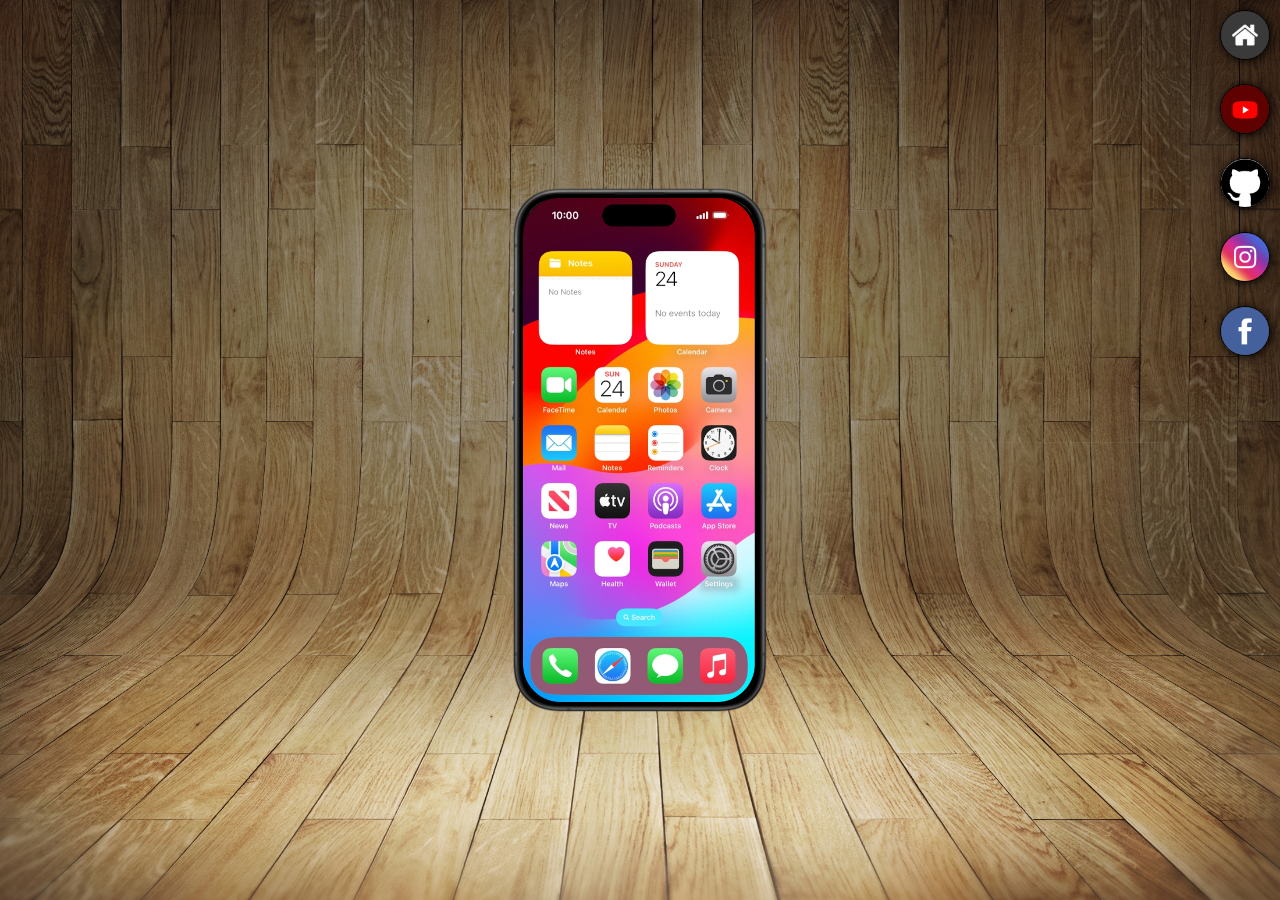
<file: index.html>
<!DOCTYPE html>
<html lang="pt-br">
<head>
    <meta charset="UTF-8">
    <meta name="viewport" content="width=device-width, initial-scale=1.0">
    <title>Projeto Redes Sociais</title>
    <link rel="shortcut icon" href="imagens/favicon.ico" type="image/x-icon">
    <link rel="stylesheet" href="estilo/estilo.css">

</head>
<body>
    <main>
        <section id="telefone">
            <iframe src="imagens/home-iphone.png" name="tela" id="tela" frameborder="0">

            </iframe>
        </section>
        <section id="redes-sociais">
            <a href="home.html" target="tela"><img src="imagens/logo-home.jpg" alt="Home"></a><br>
            <a href="youtube.html" target="tela"><img src="imagens/logo-youtube.jpg" alt="Youtube"></a><br>
            <a href="github.html" target="tela"><img src="imagens/github-icon.png" alt="Github"></a><br>
            <a href="instagram.html" target="tela"><img src="imagens/logo-instagram.jpg" alt="Instagram"></a><br>
            <a href="facebook.html" target="tela"><img src="imagens/logo-facebook.jpg" alt="Facebook"></a>
        </section>
    </main>
    
</body>
</html>
</file>
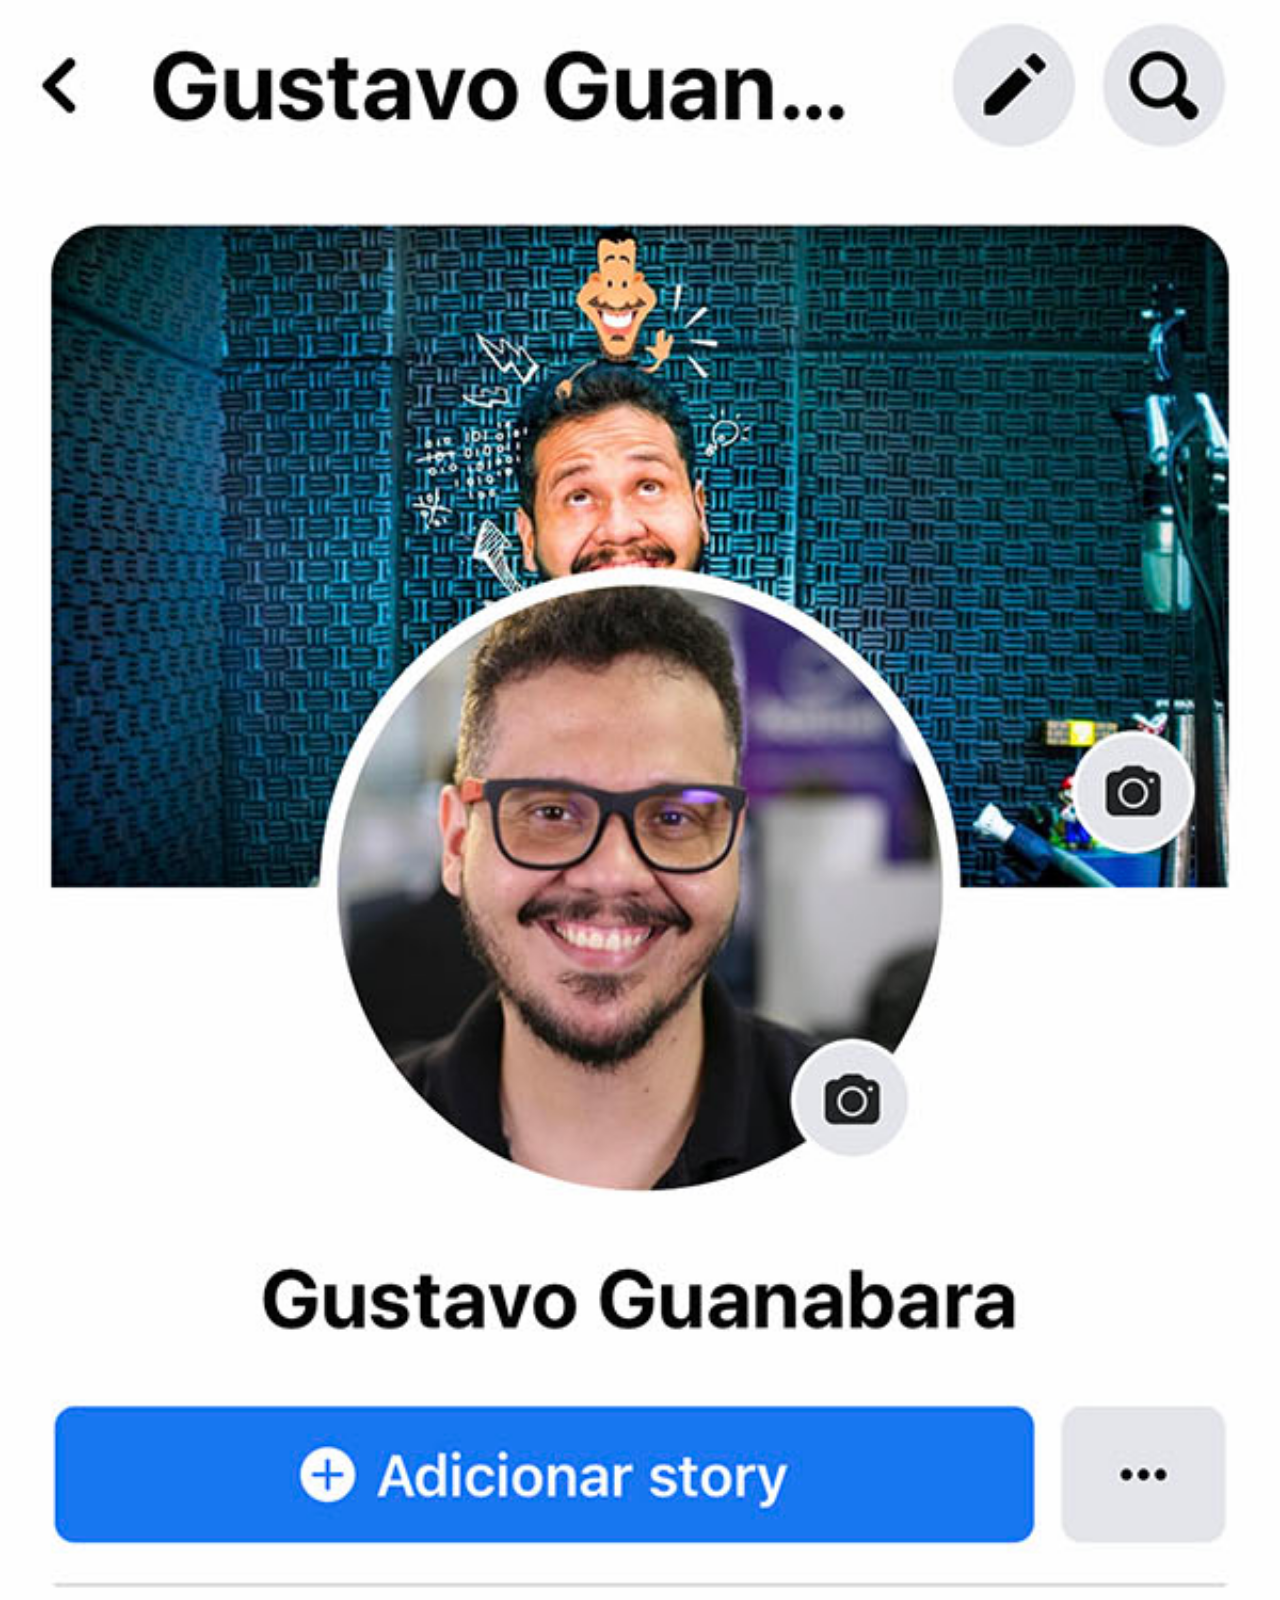
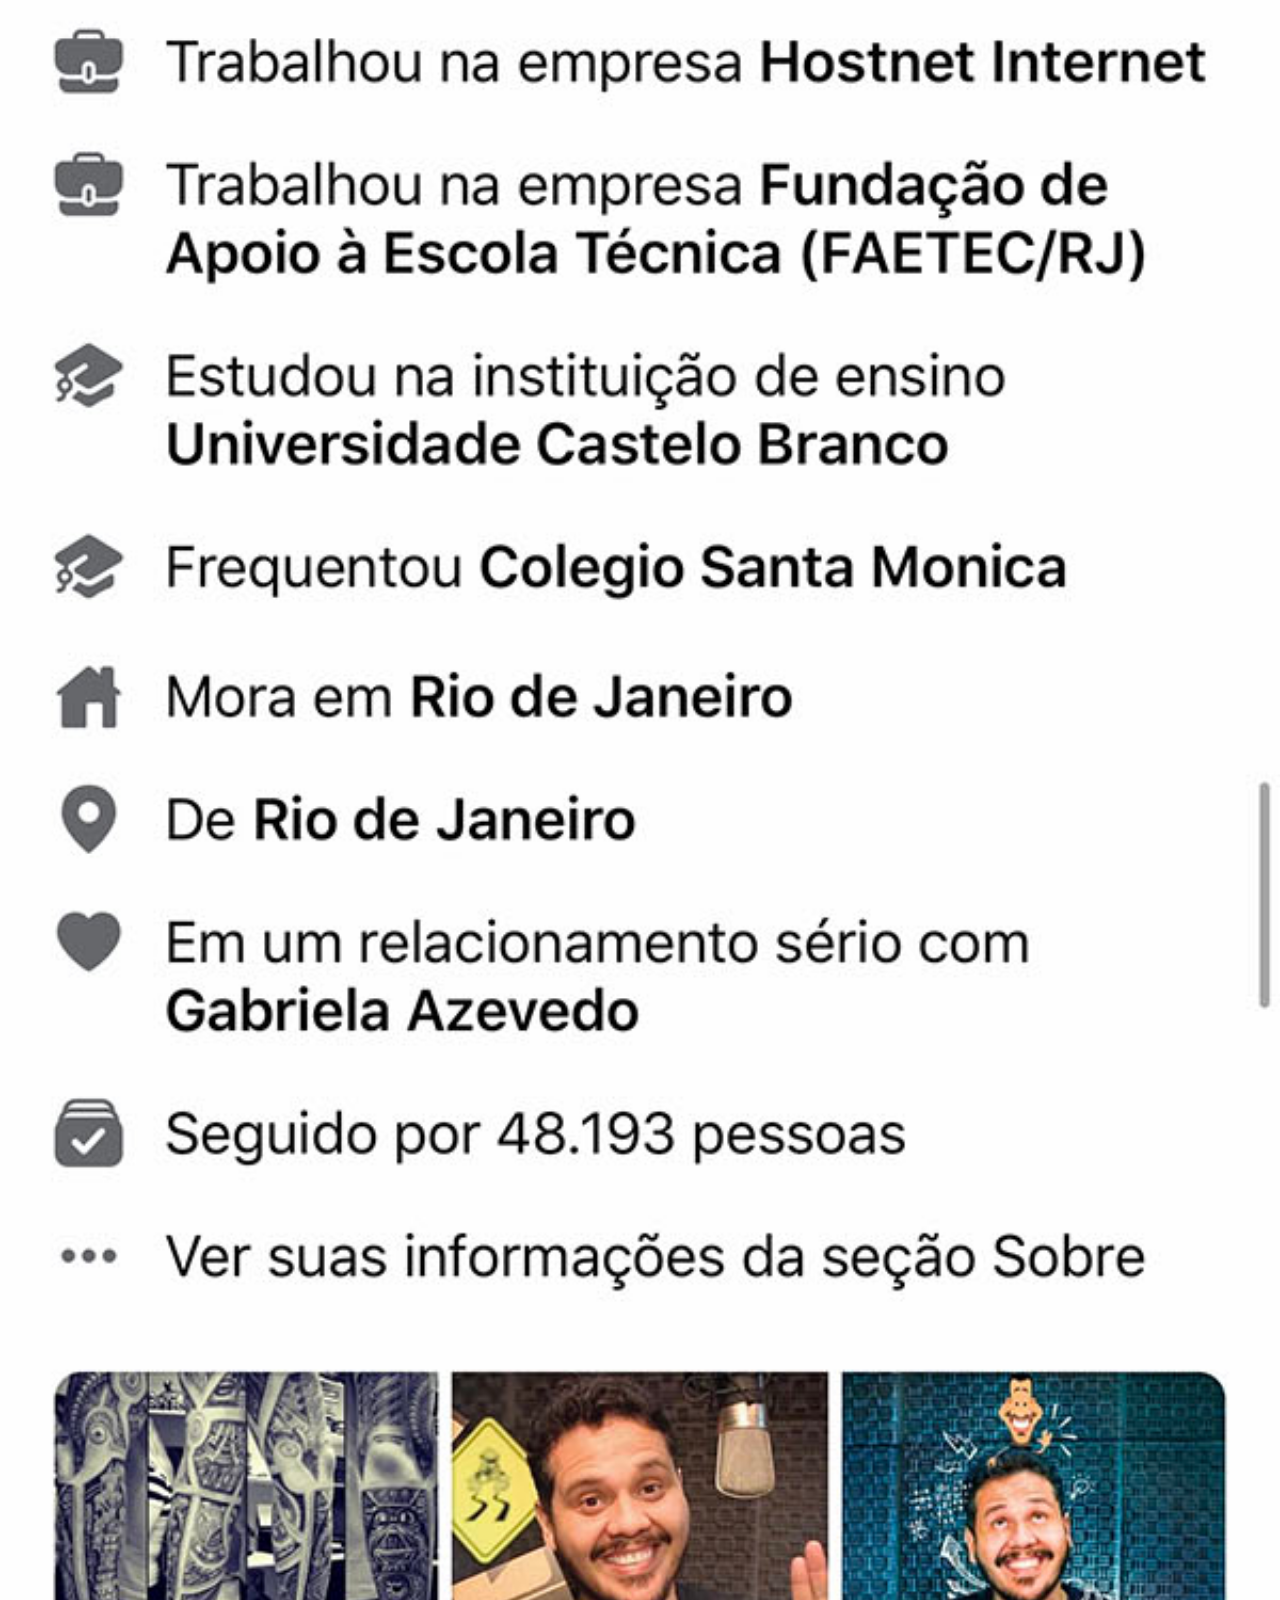
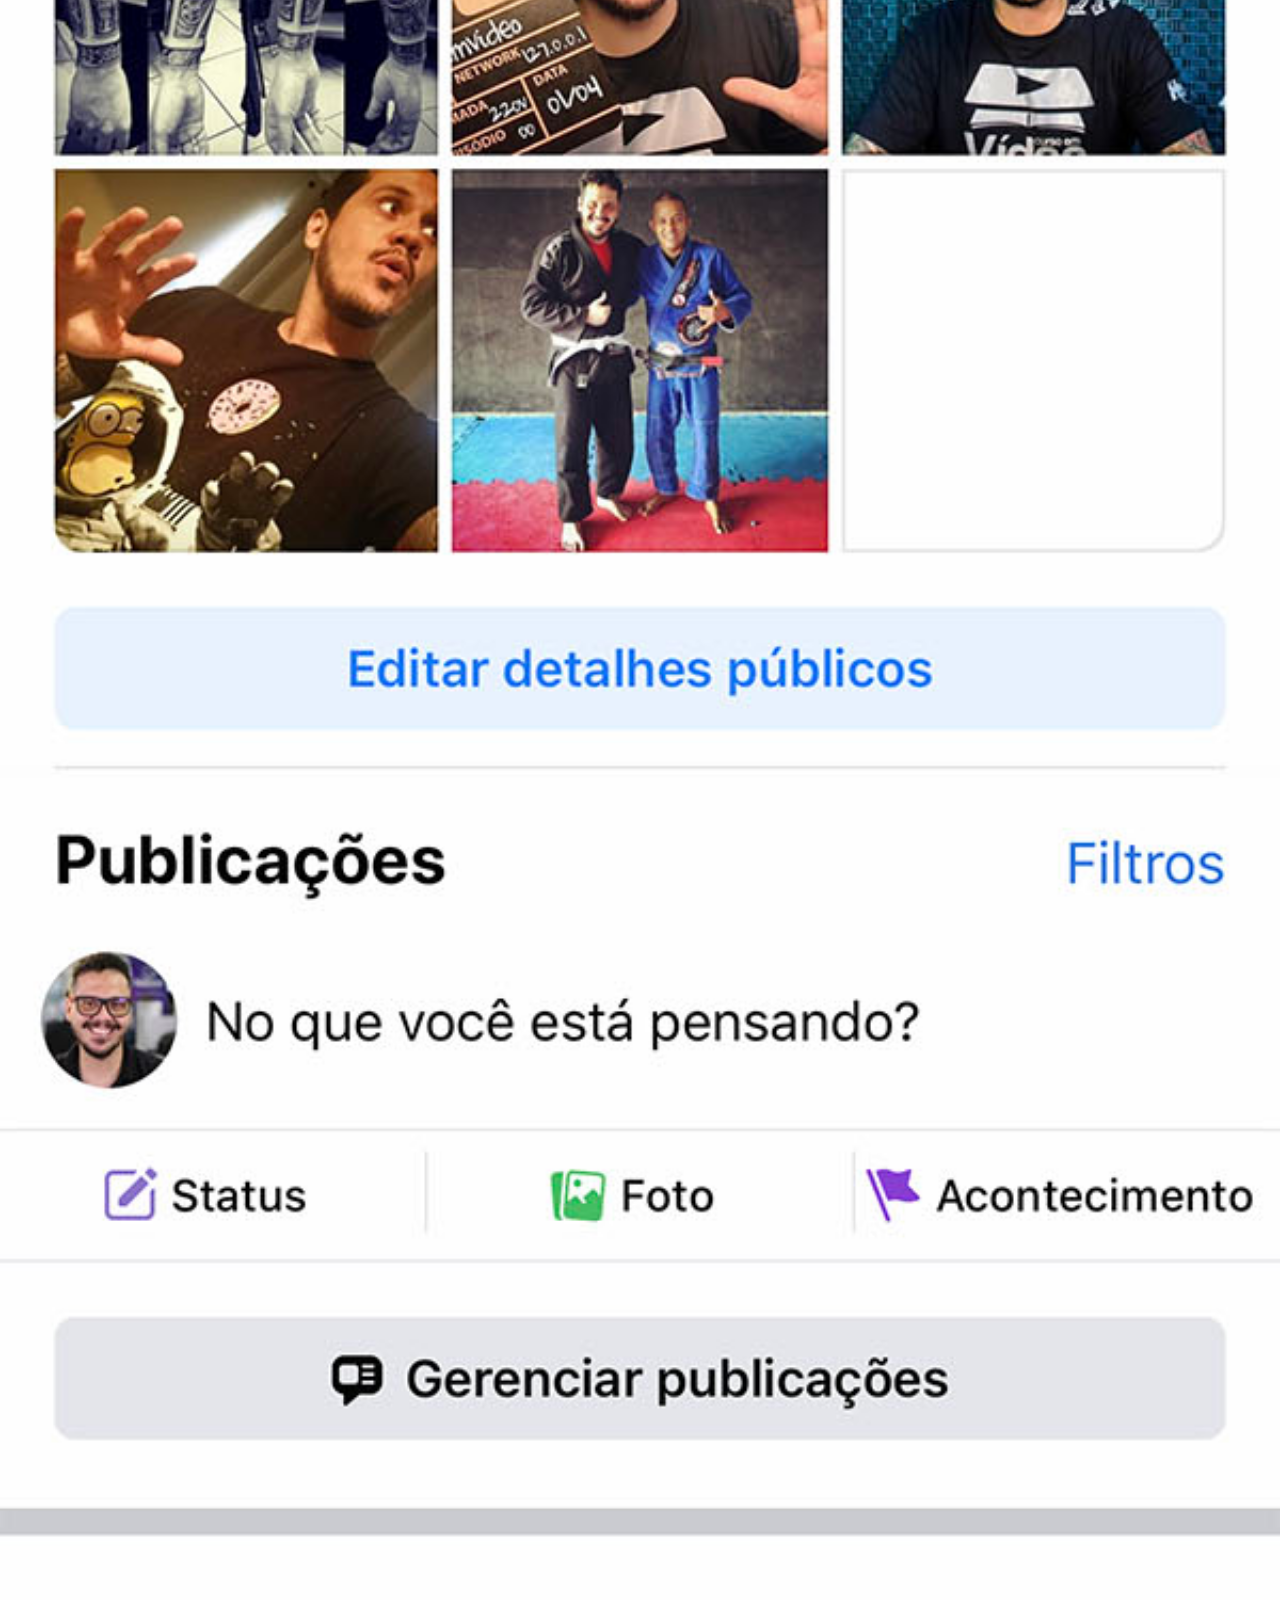
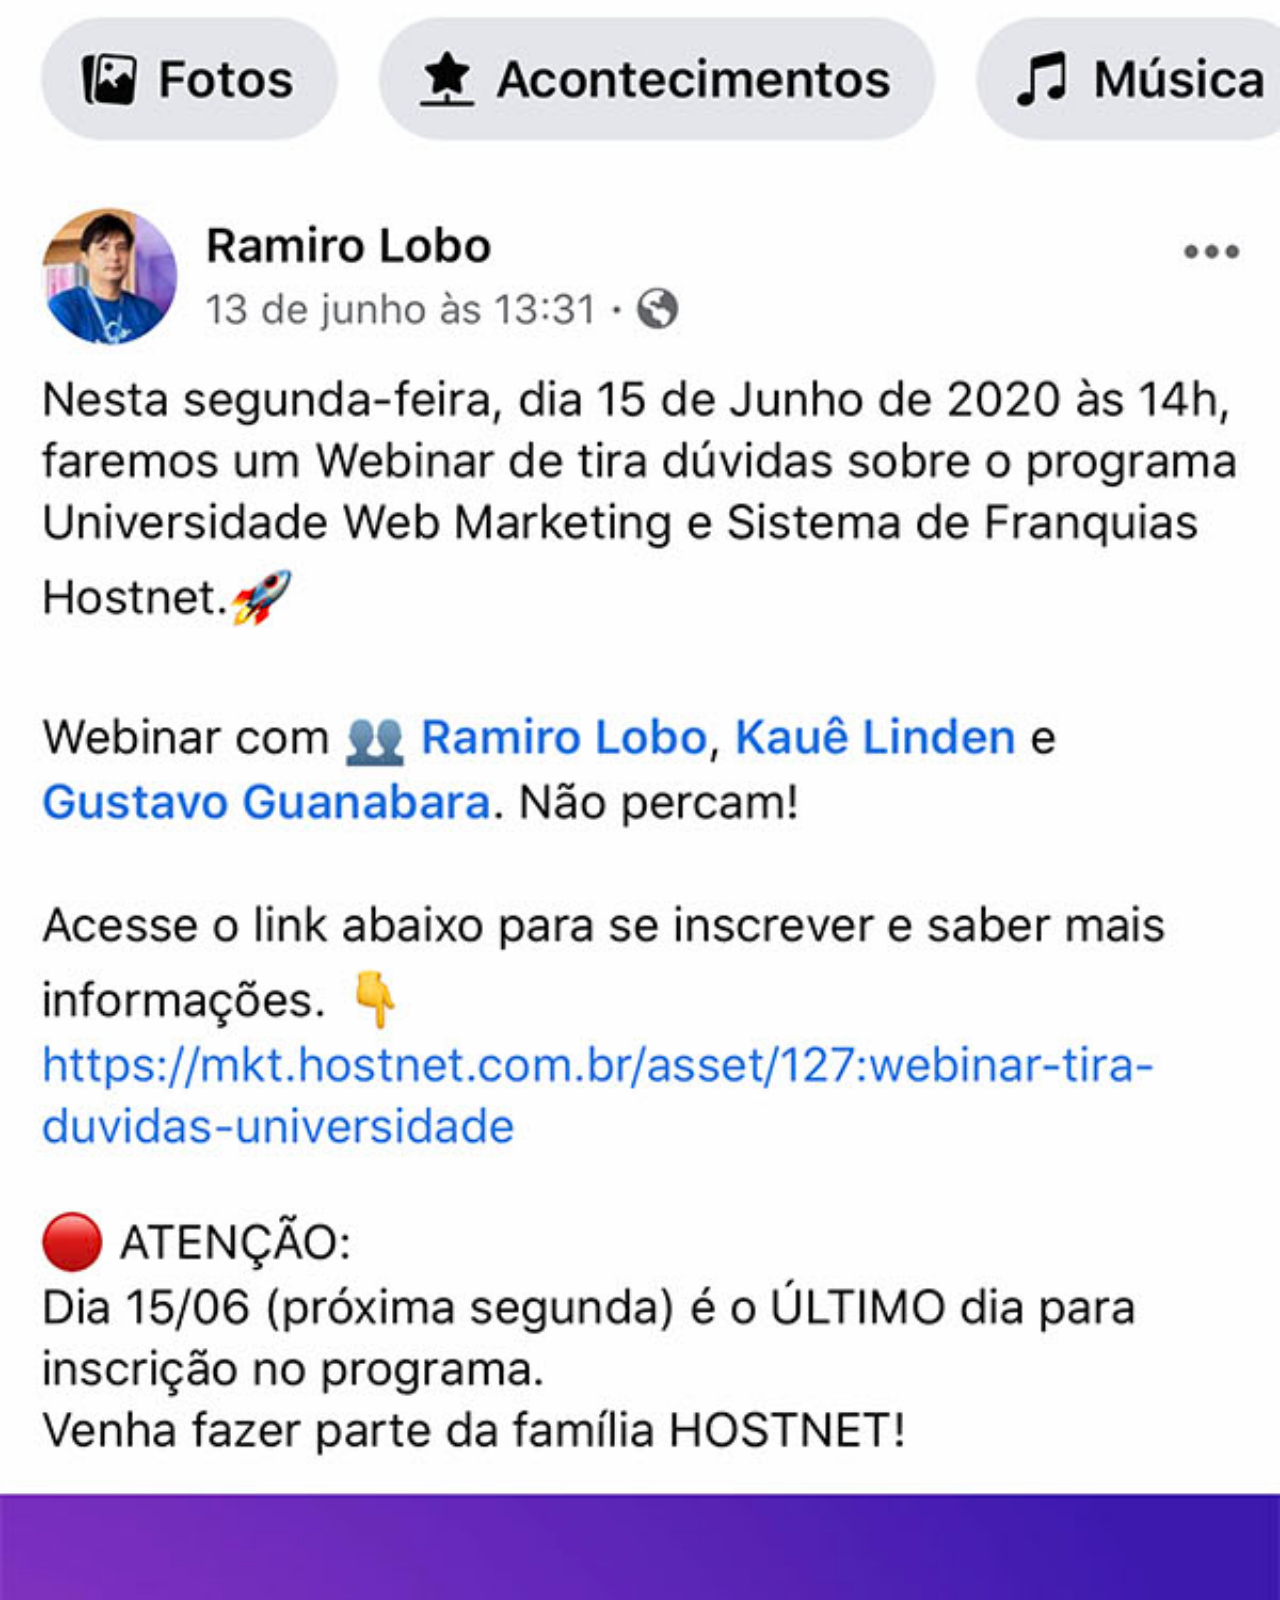
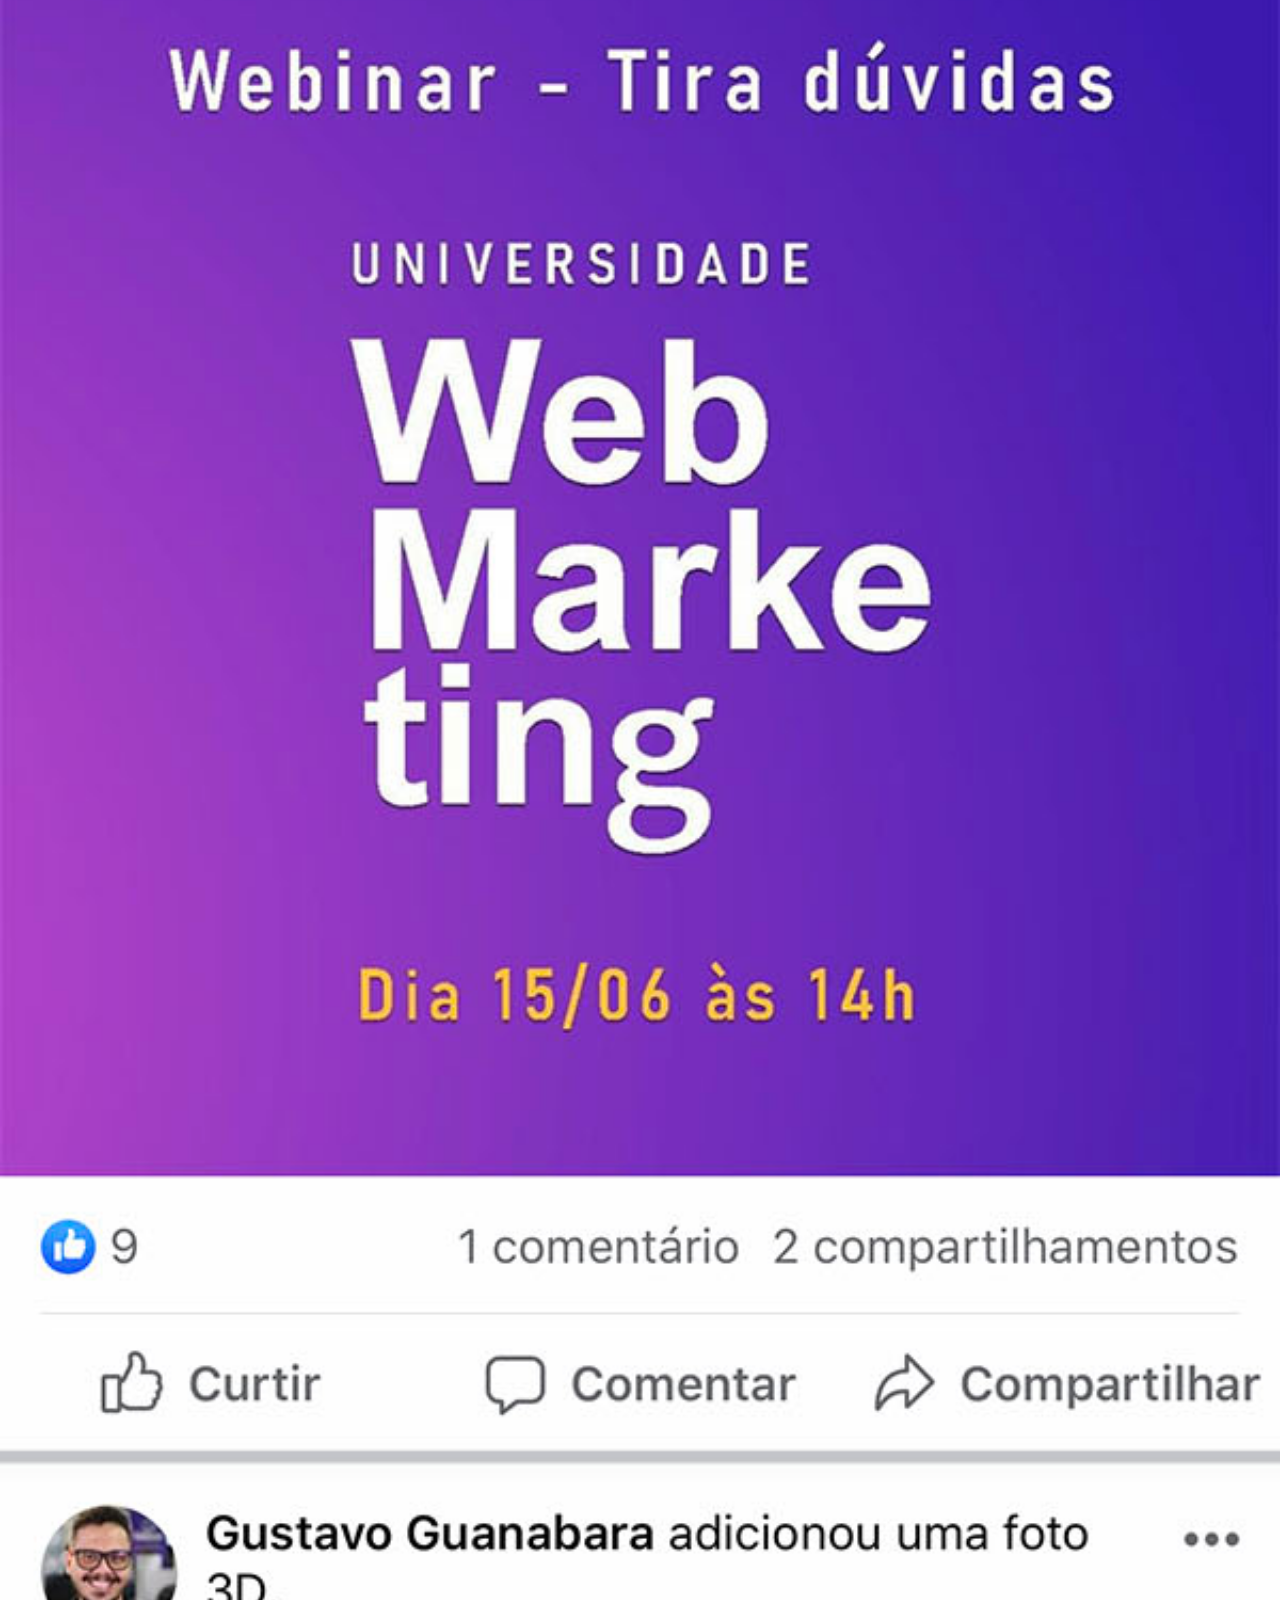
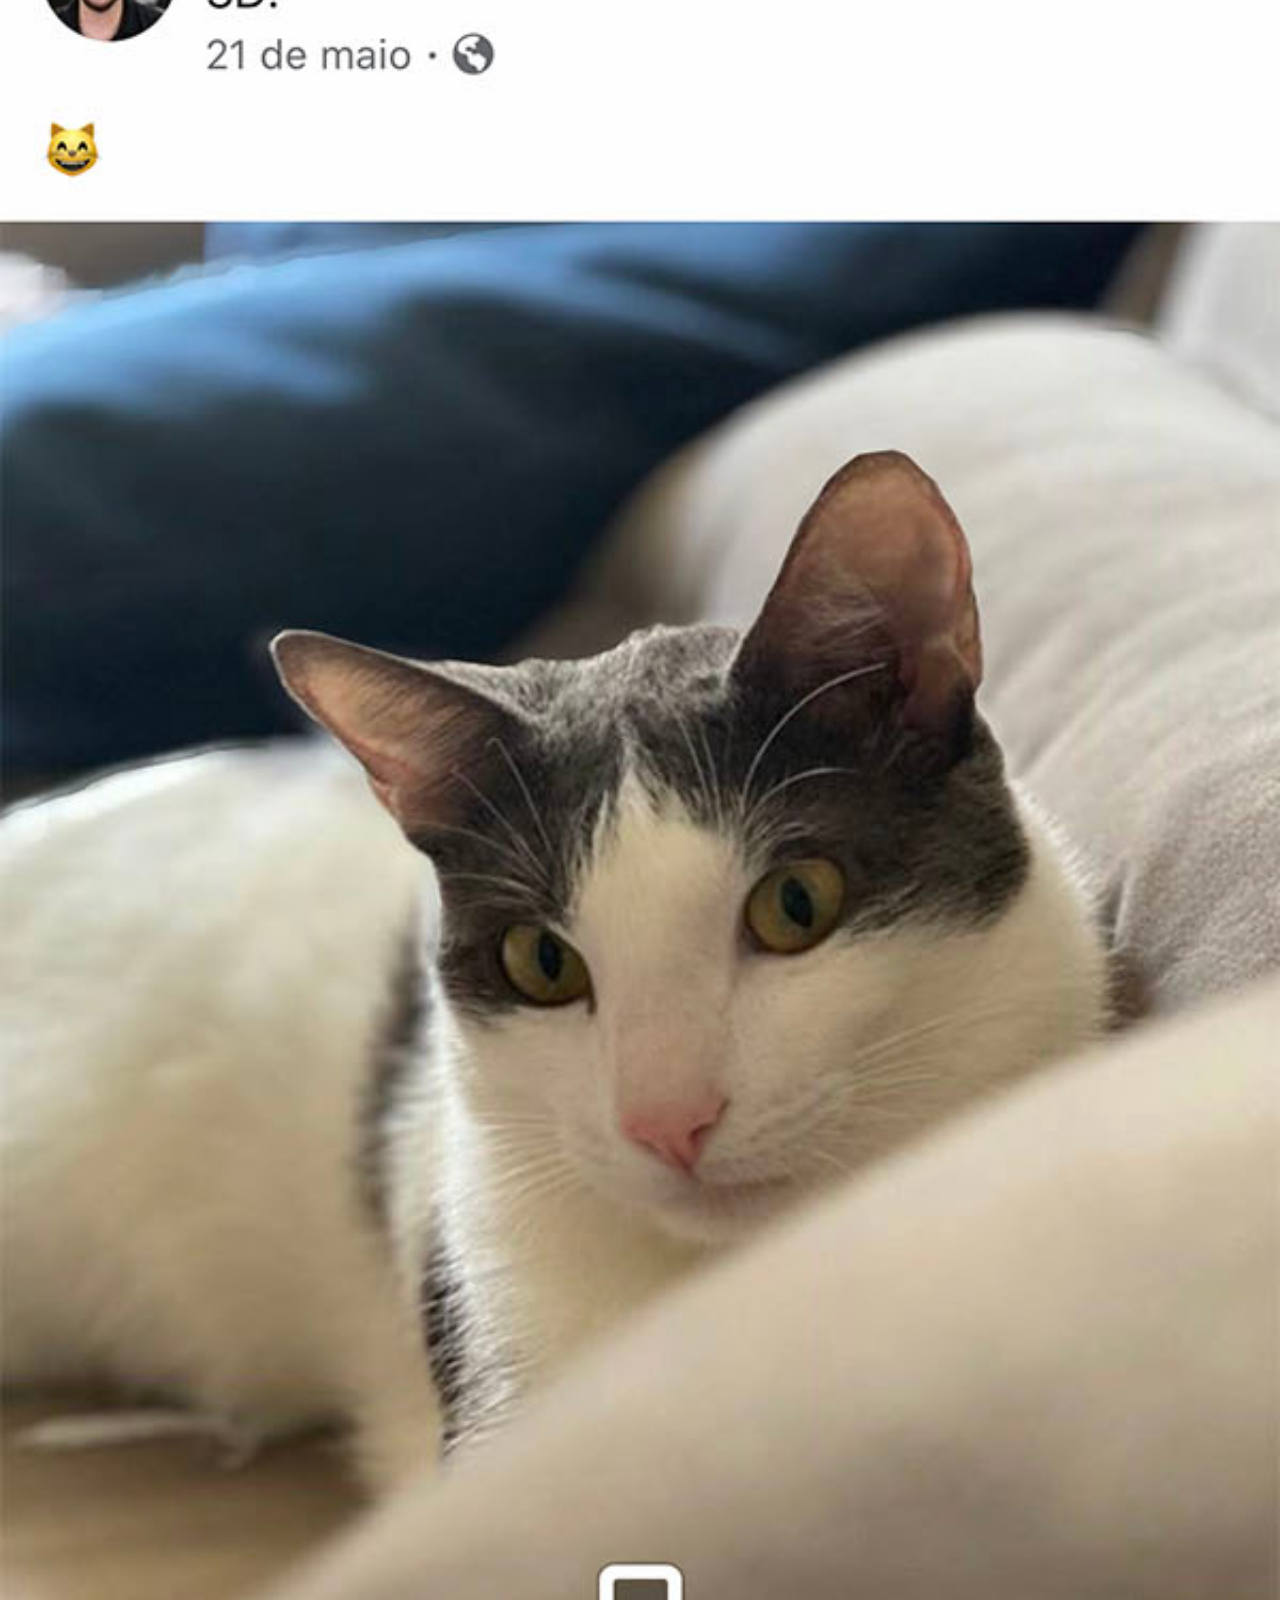
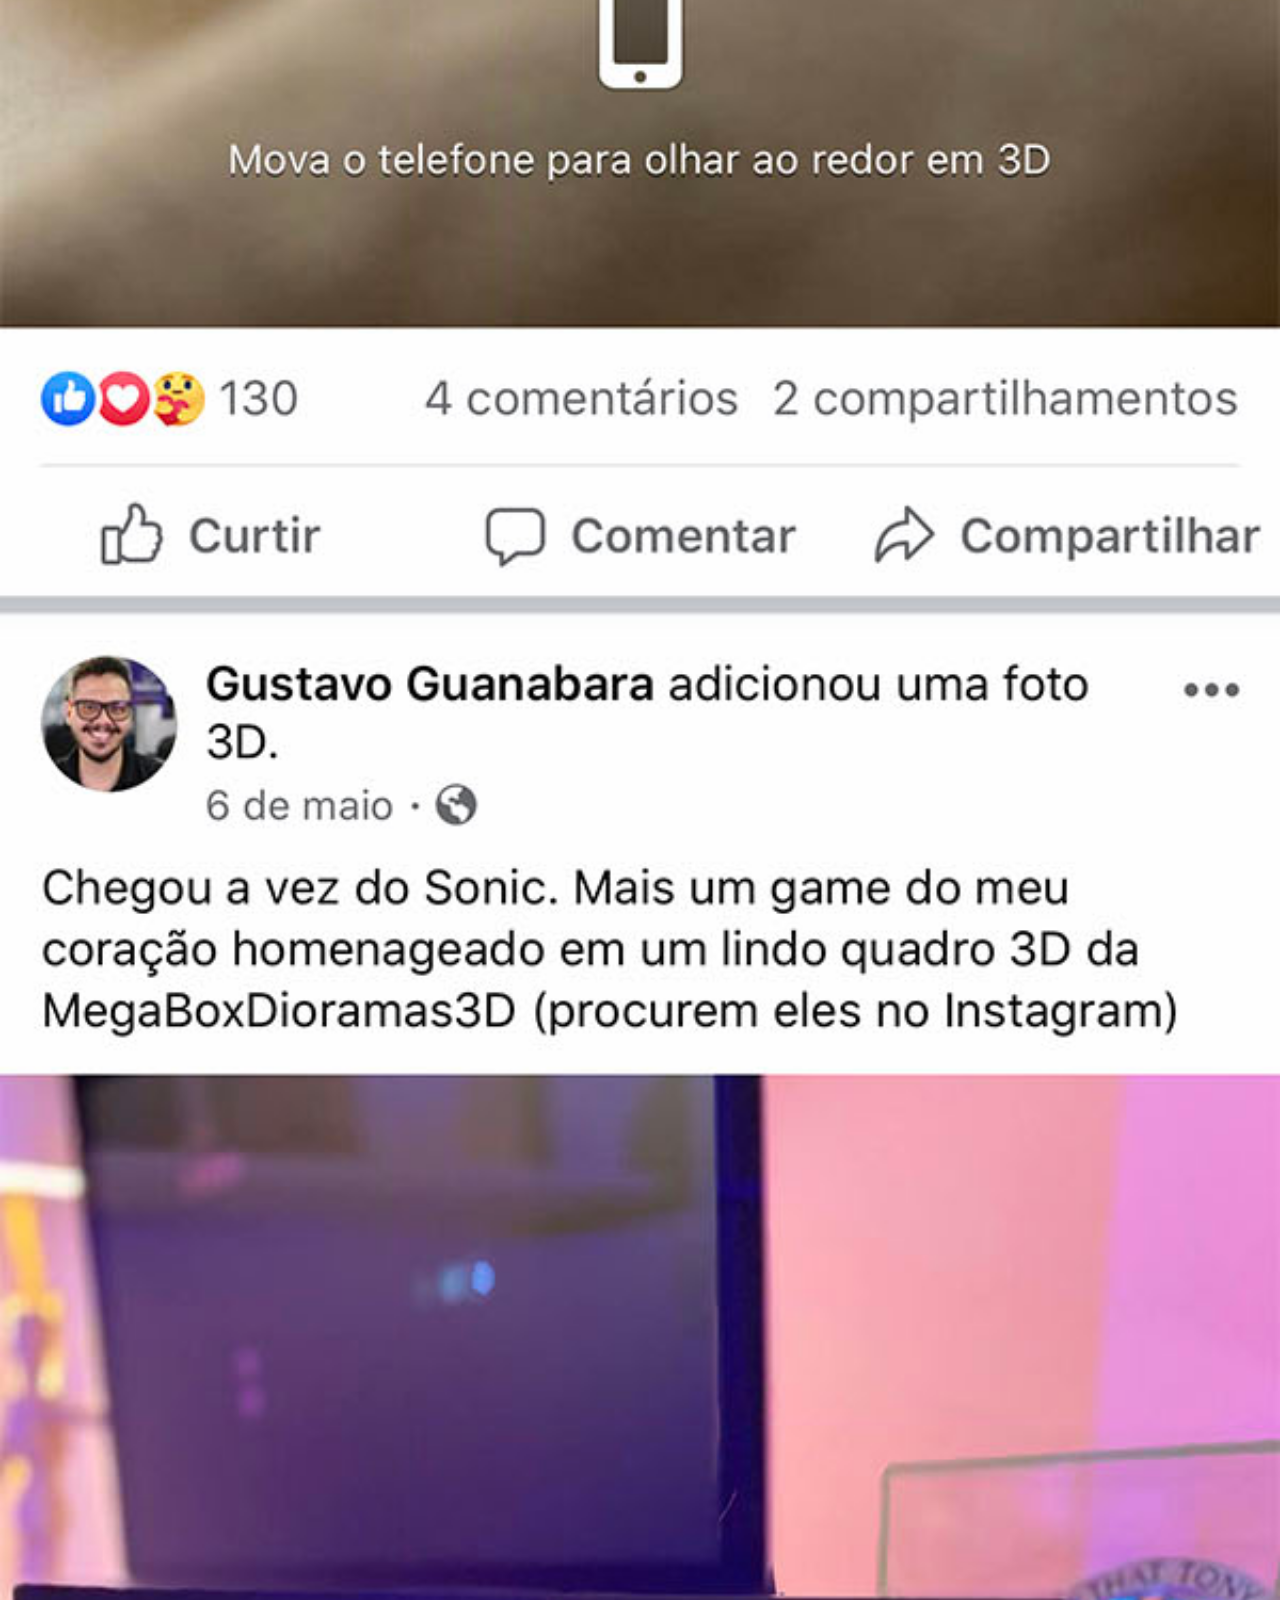
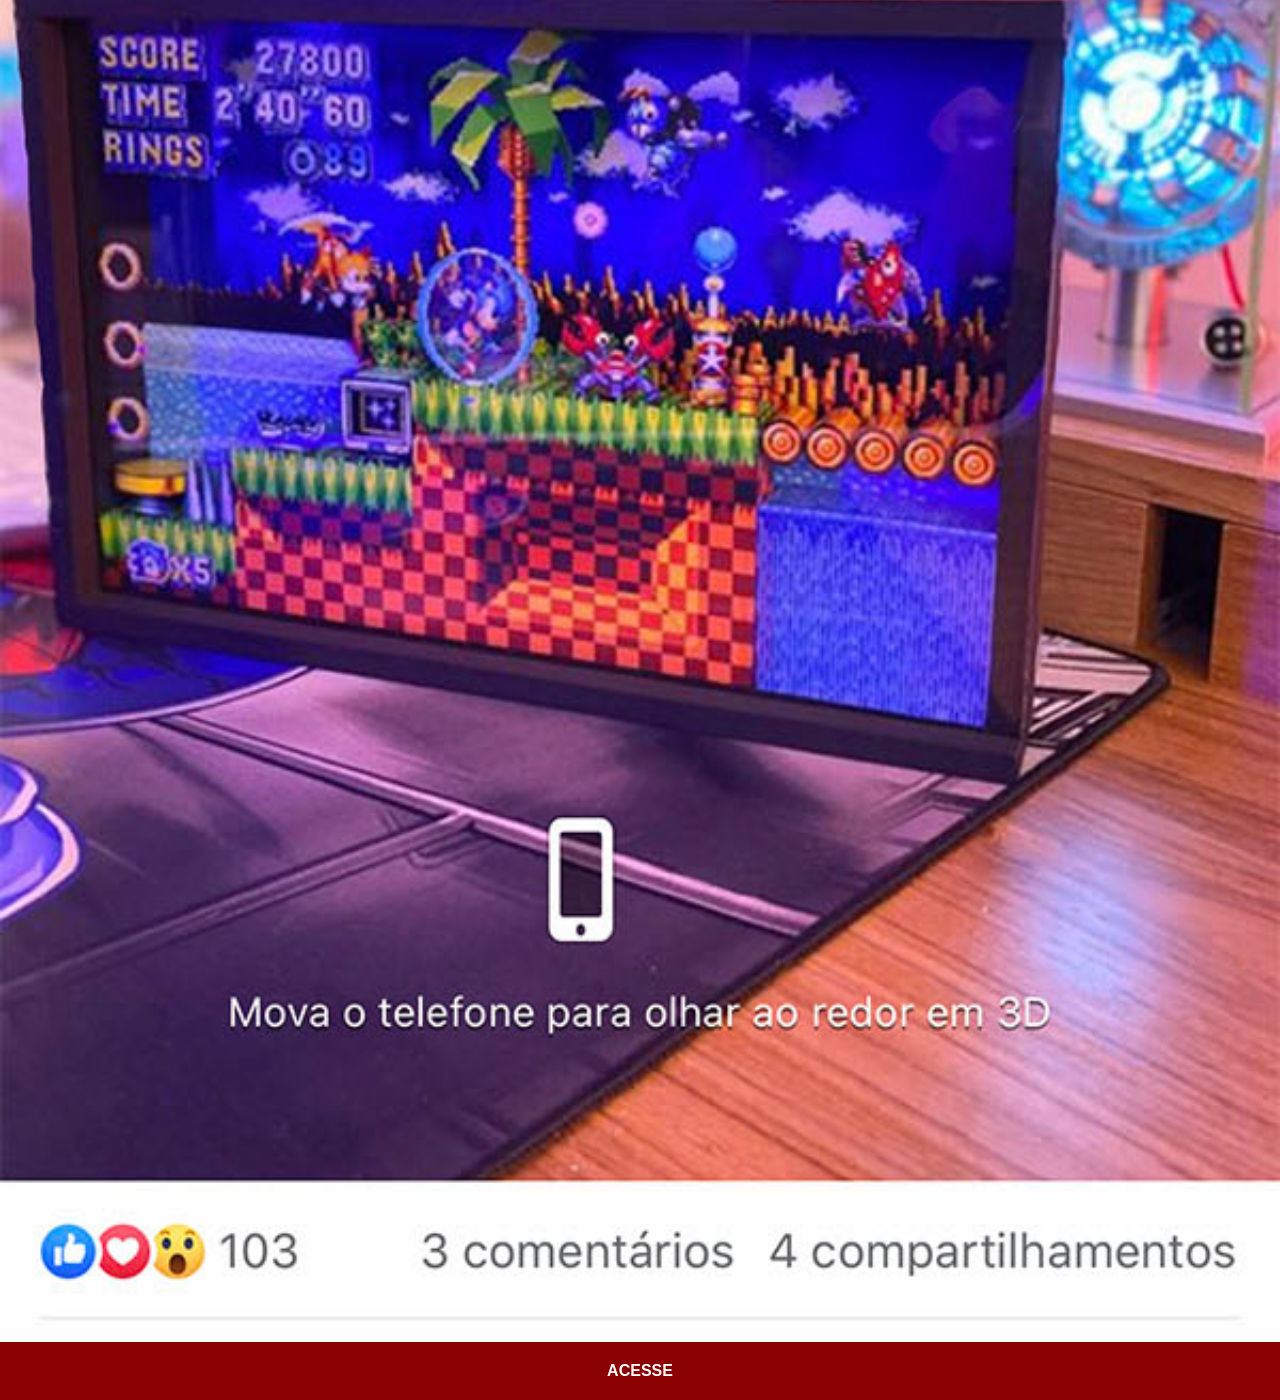
<file: facebook.html>
<!DOCTYPE html>
<html lang="pt-br">
<head>
    <meta charset="UTF-8">
    <meta name="viewport" content="width=device-width, initial-scale=1.0">
    <title>Facebook</title>
    <link rel="stylesheet" href="estilo/social.css">
</head>
<body>
    <img src="imagens/tela-facebook.jpg" alt="Facebook">
    <a href="https://www.facebook.com/">ACESSE</a>
    
</body>
</html>
</file>
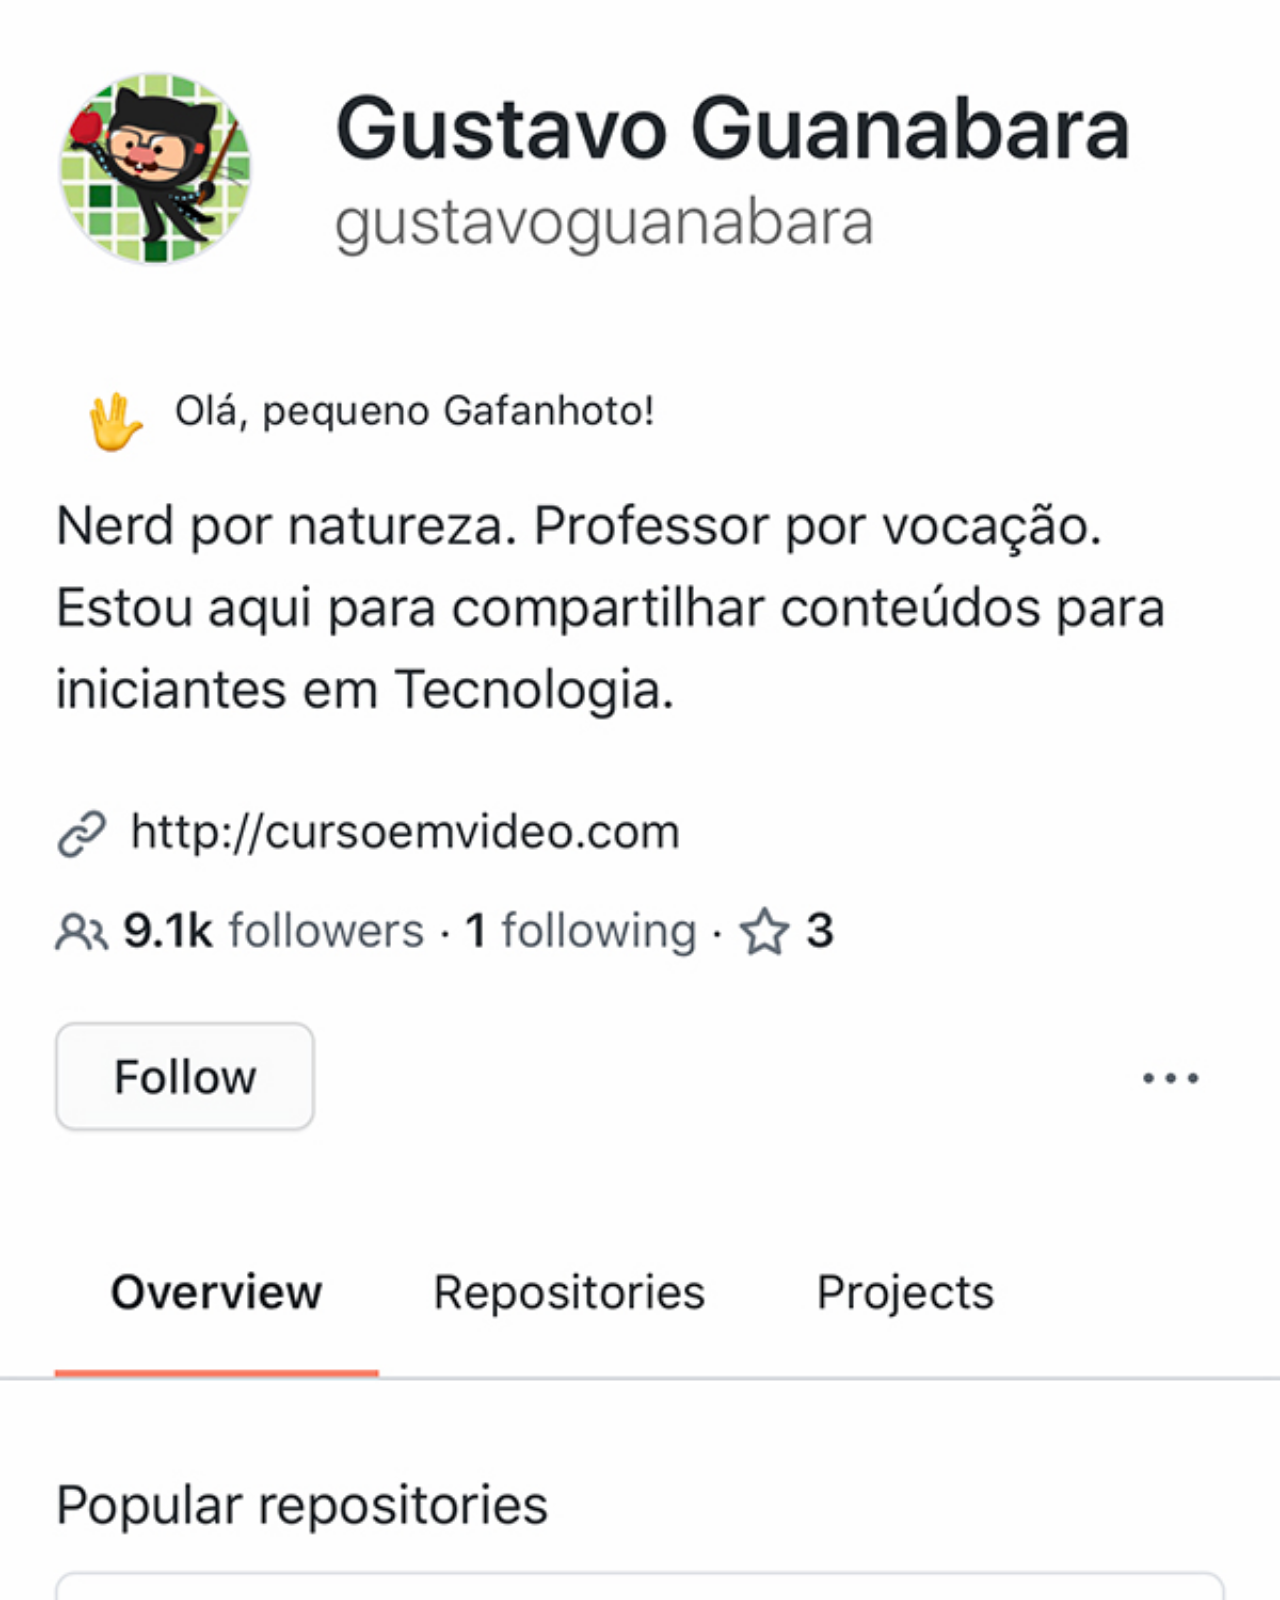
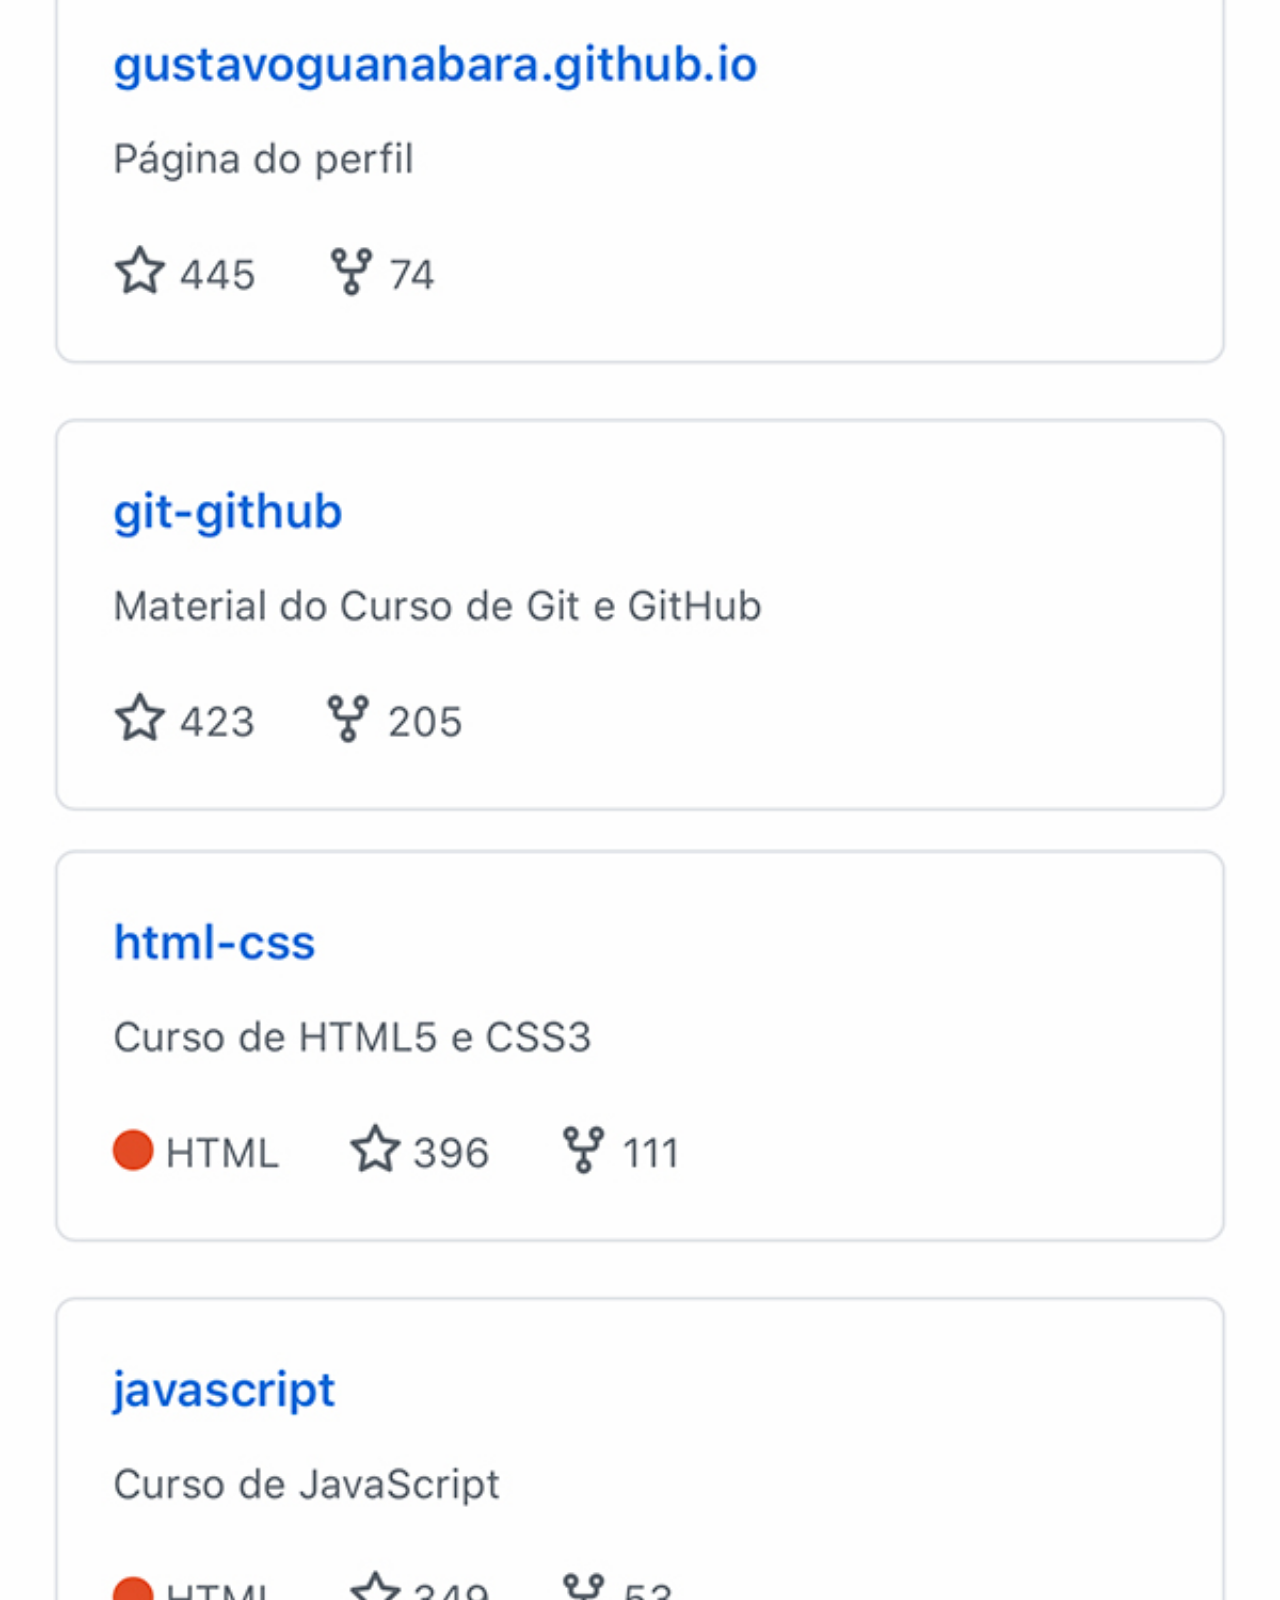
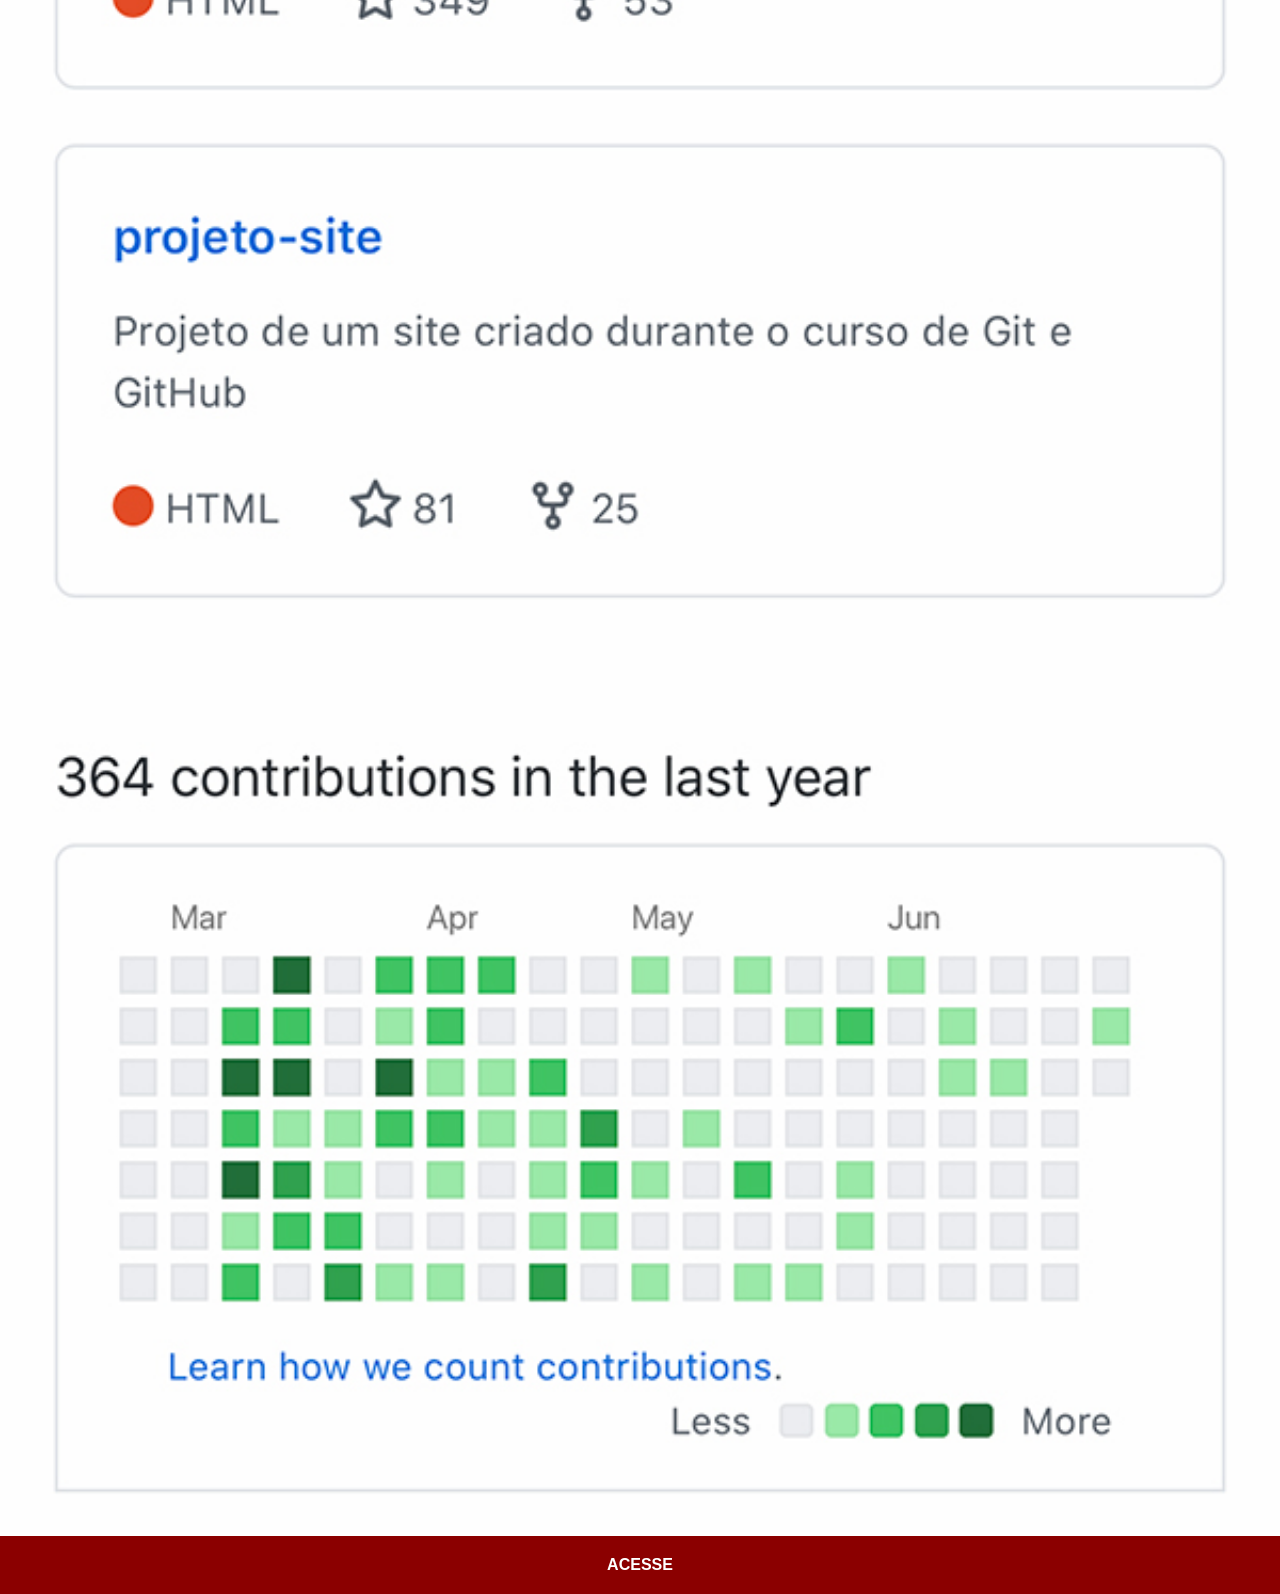
<file: github.html>
<!DOCTYPE html>
<html lang="pt-br">
<head>
    <meta charset="UTF-8">
    <meta name="viewport" content="width=device-width, initial-scale=1.0">
    <title>Github</title>
    <link rel="stylesheet" href="estilo/social.css">
</head>
<body>
    <img src="imagens/tela-github.jpg" alt="Github">
    <a href="https://github.com/higorpalamin">ACESSE</a>
</body>
</html>
</file>
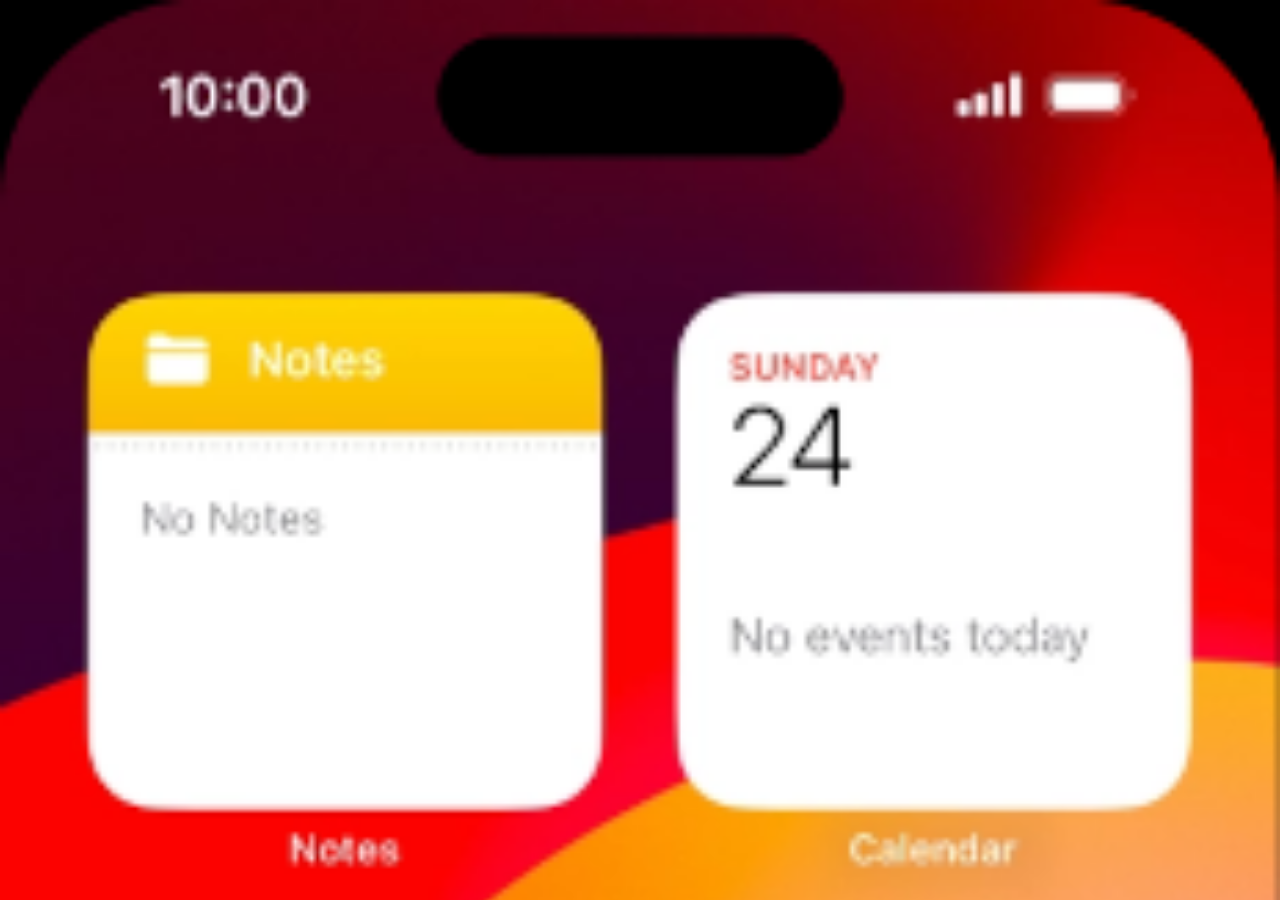
<file: home.html>
<!DOCTYPE html>
<html lang="pe-br">
<head>
    <meta charset="UTF-8">
    <meta name="viewport" content="width=device-width, initial-scale=1.0">
    <title>Home</title>
    <style>
        *{
            margin: 0;
            padding: 0;
        }

        body{
            width: 100vw;
            height: 100vh;
            background: black url('./imagens/home-iphone.png') no-repeat top center;
            background-size: cover;
        }
    </style>
</head>
<body>
    
</body>
</html>
</file>
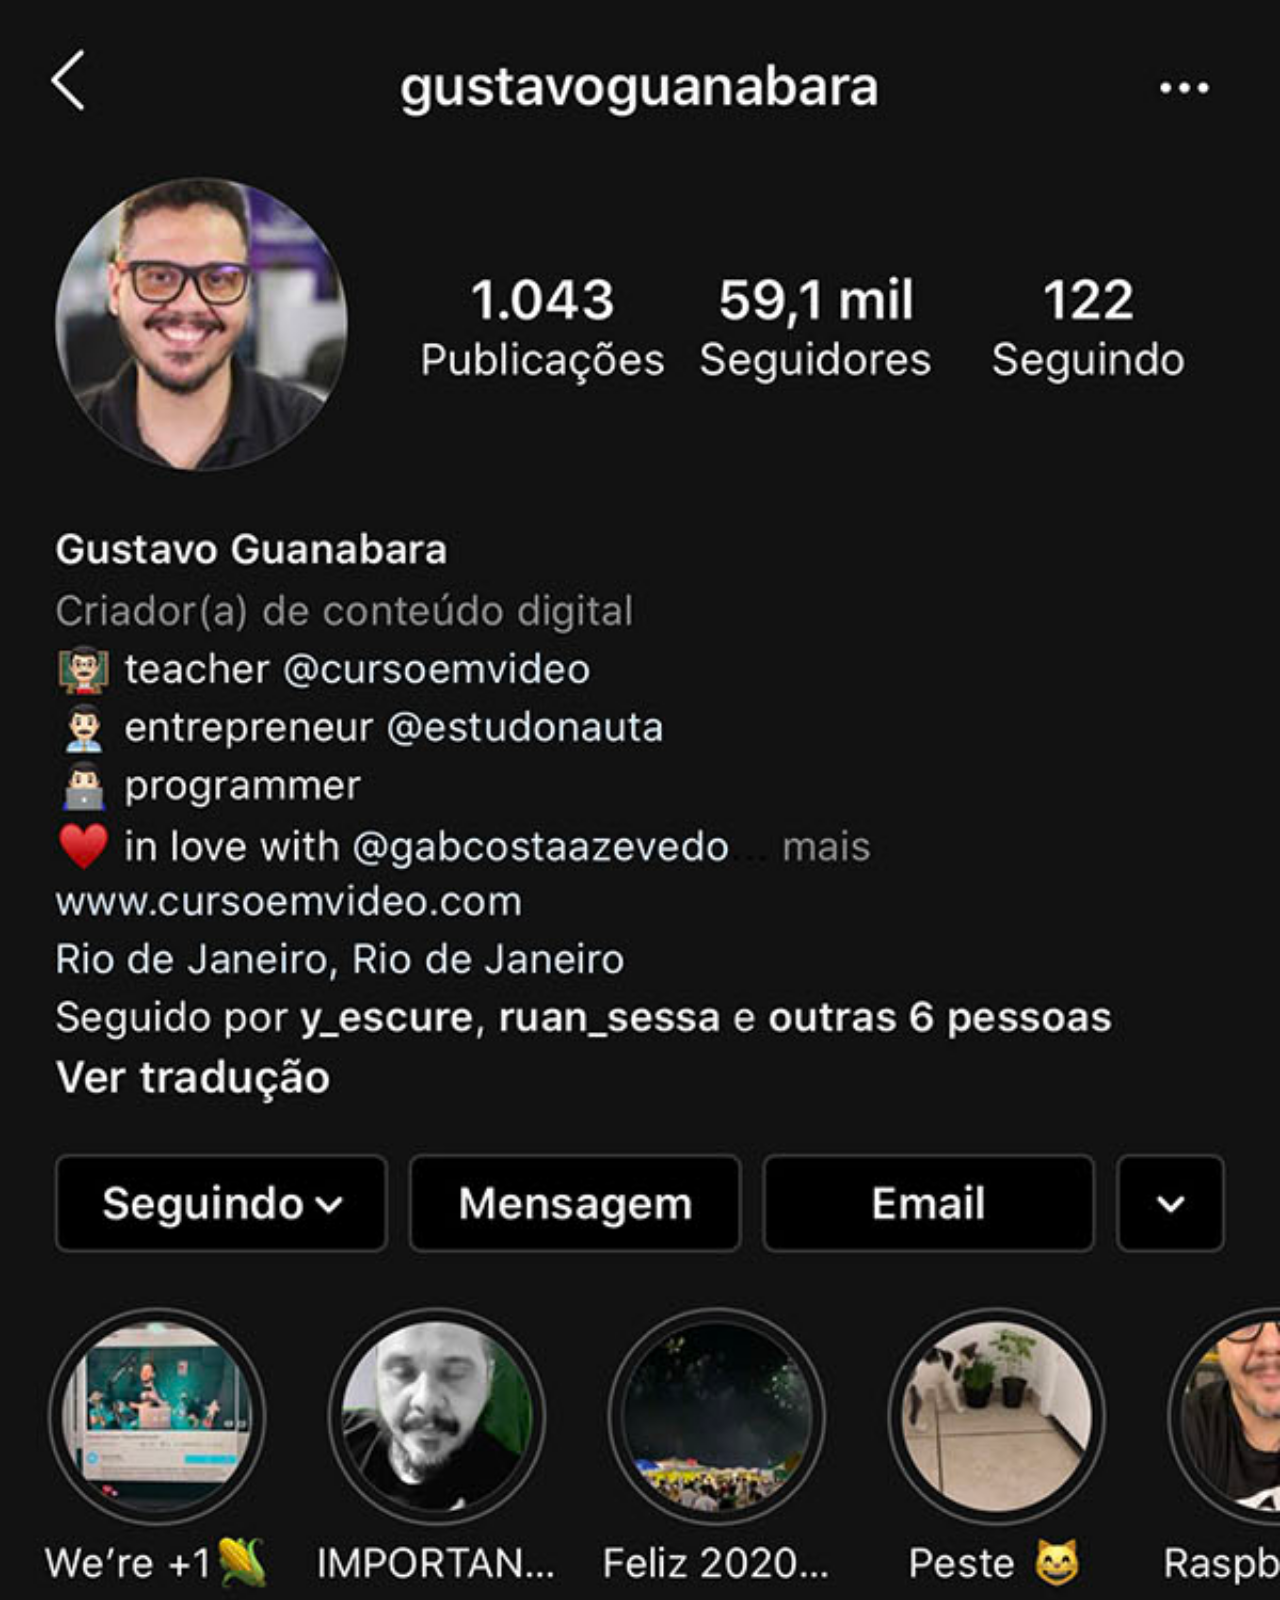
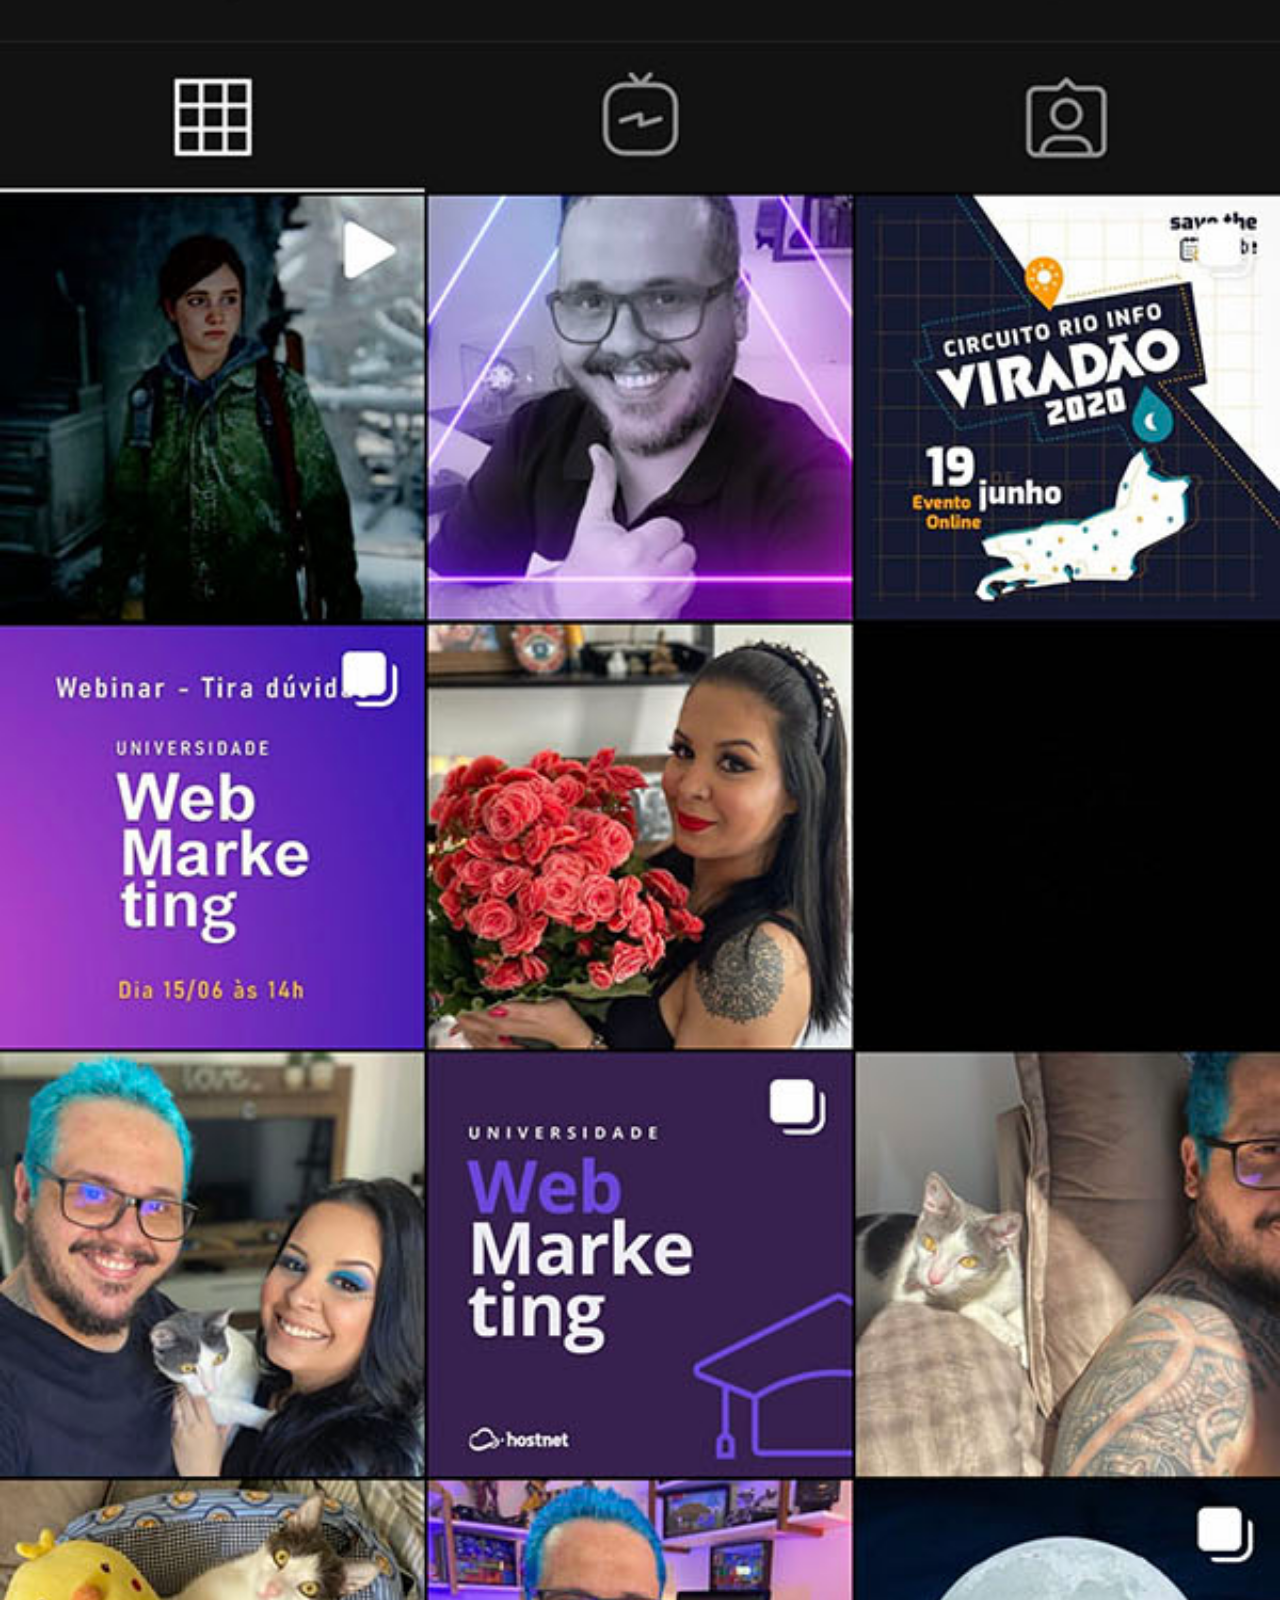
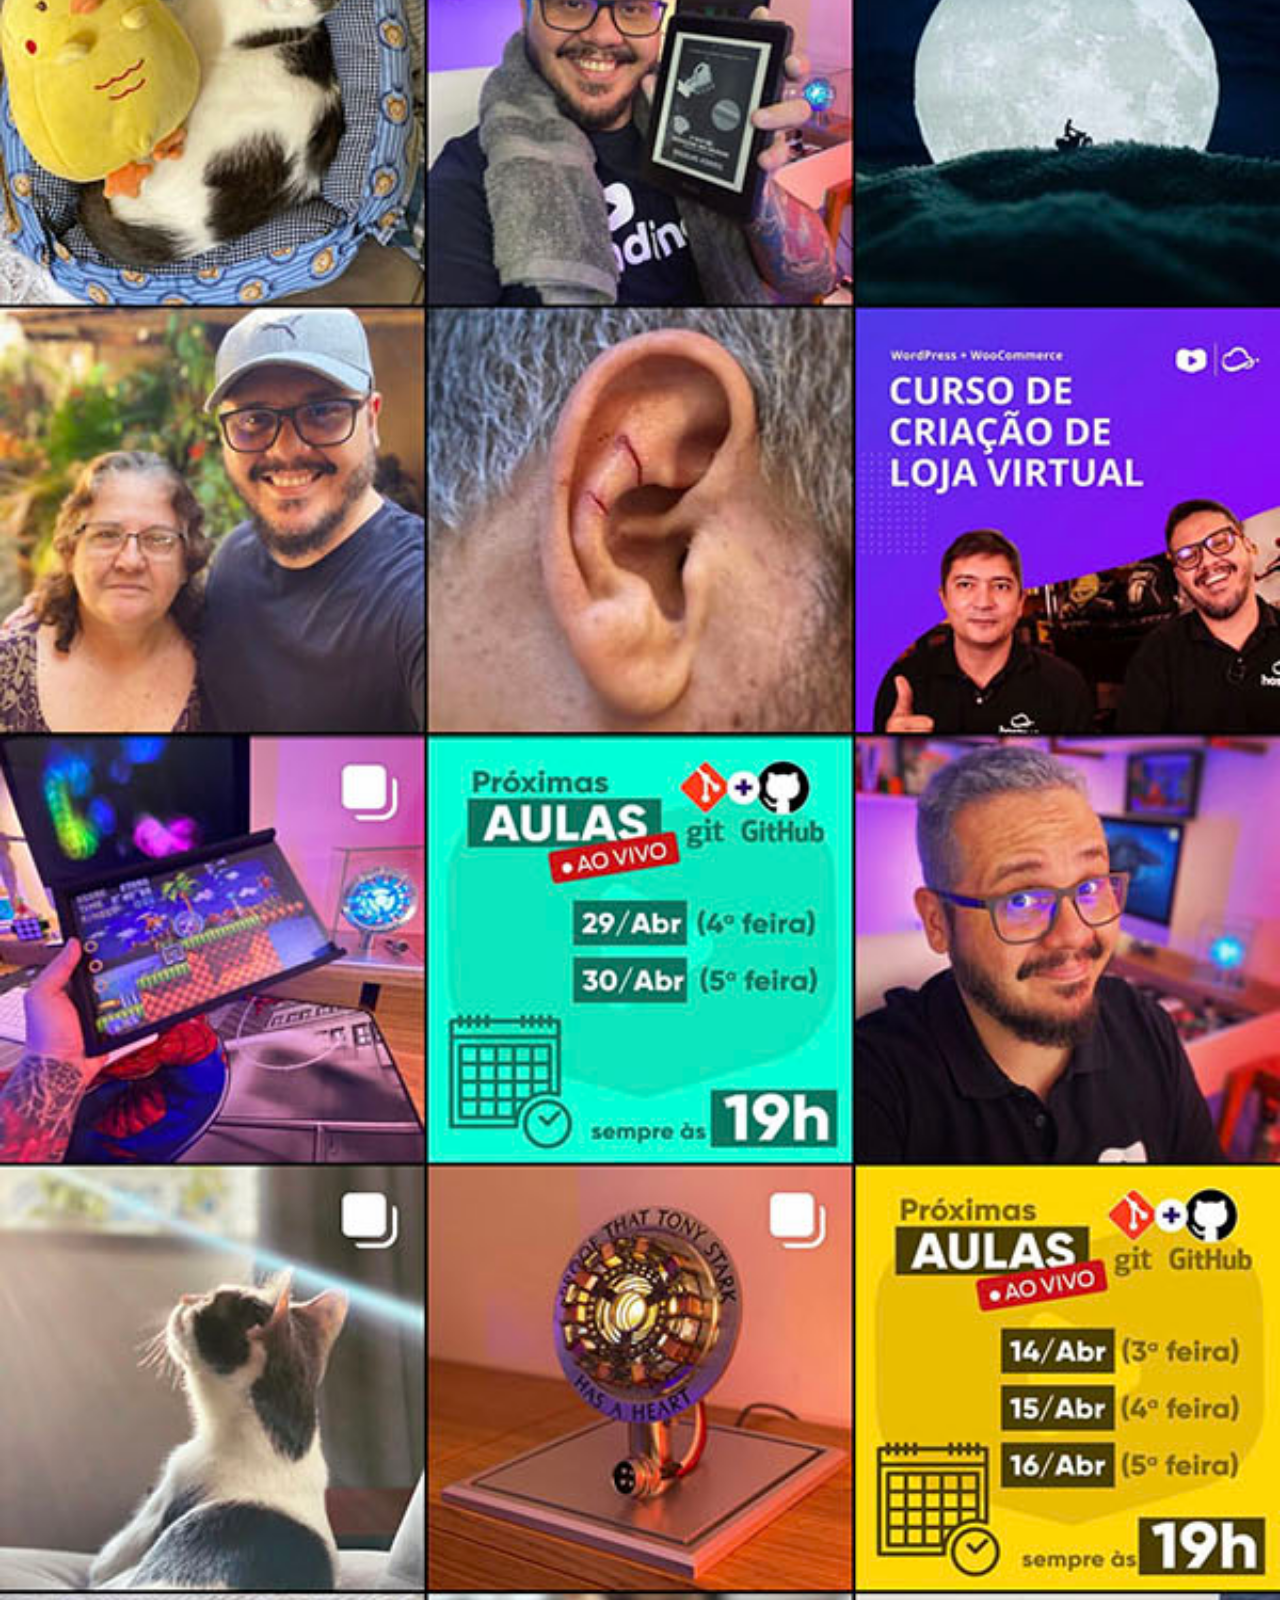
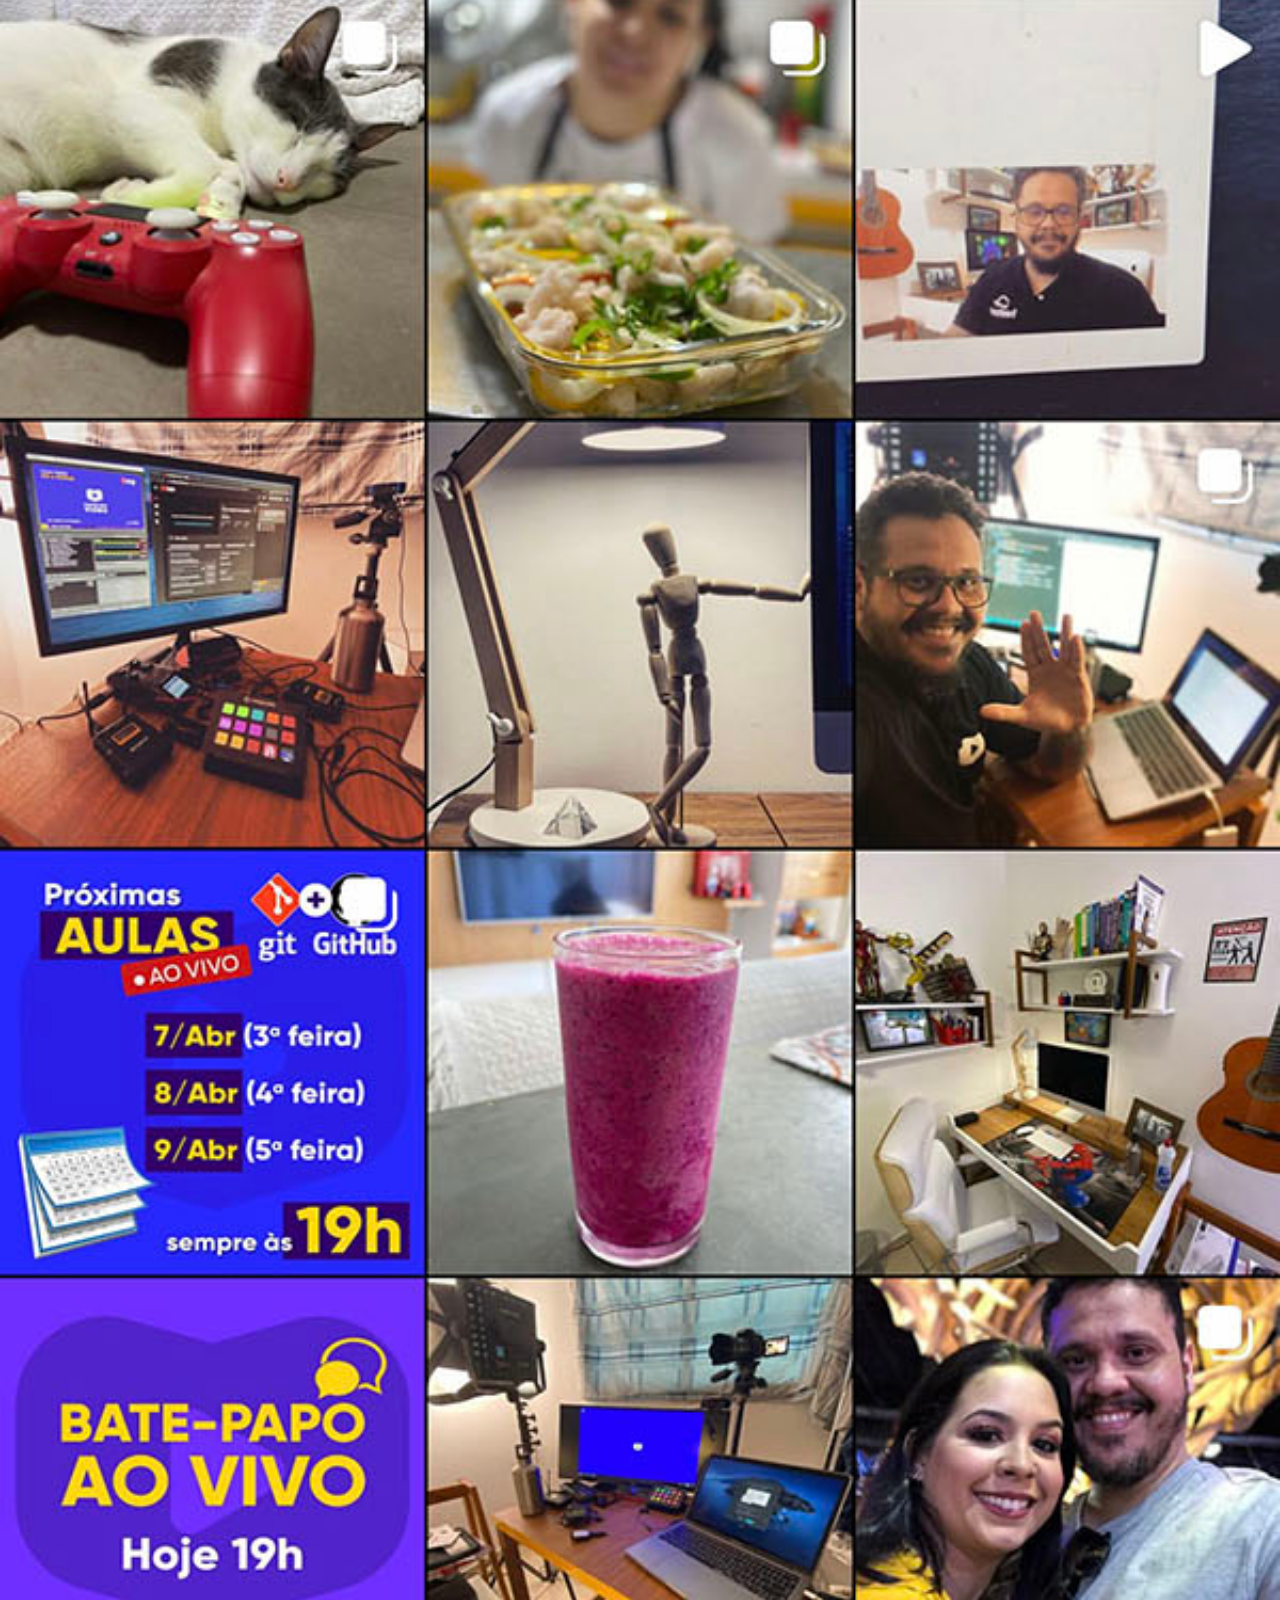
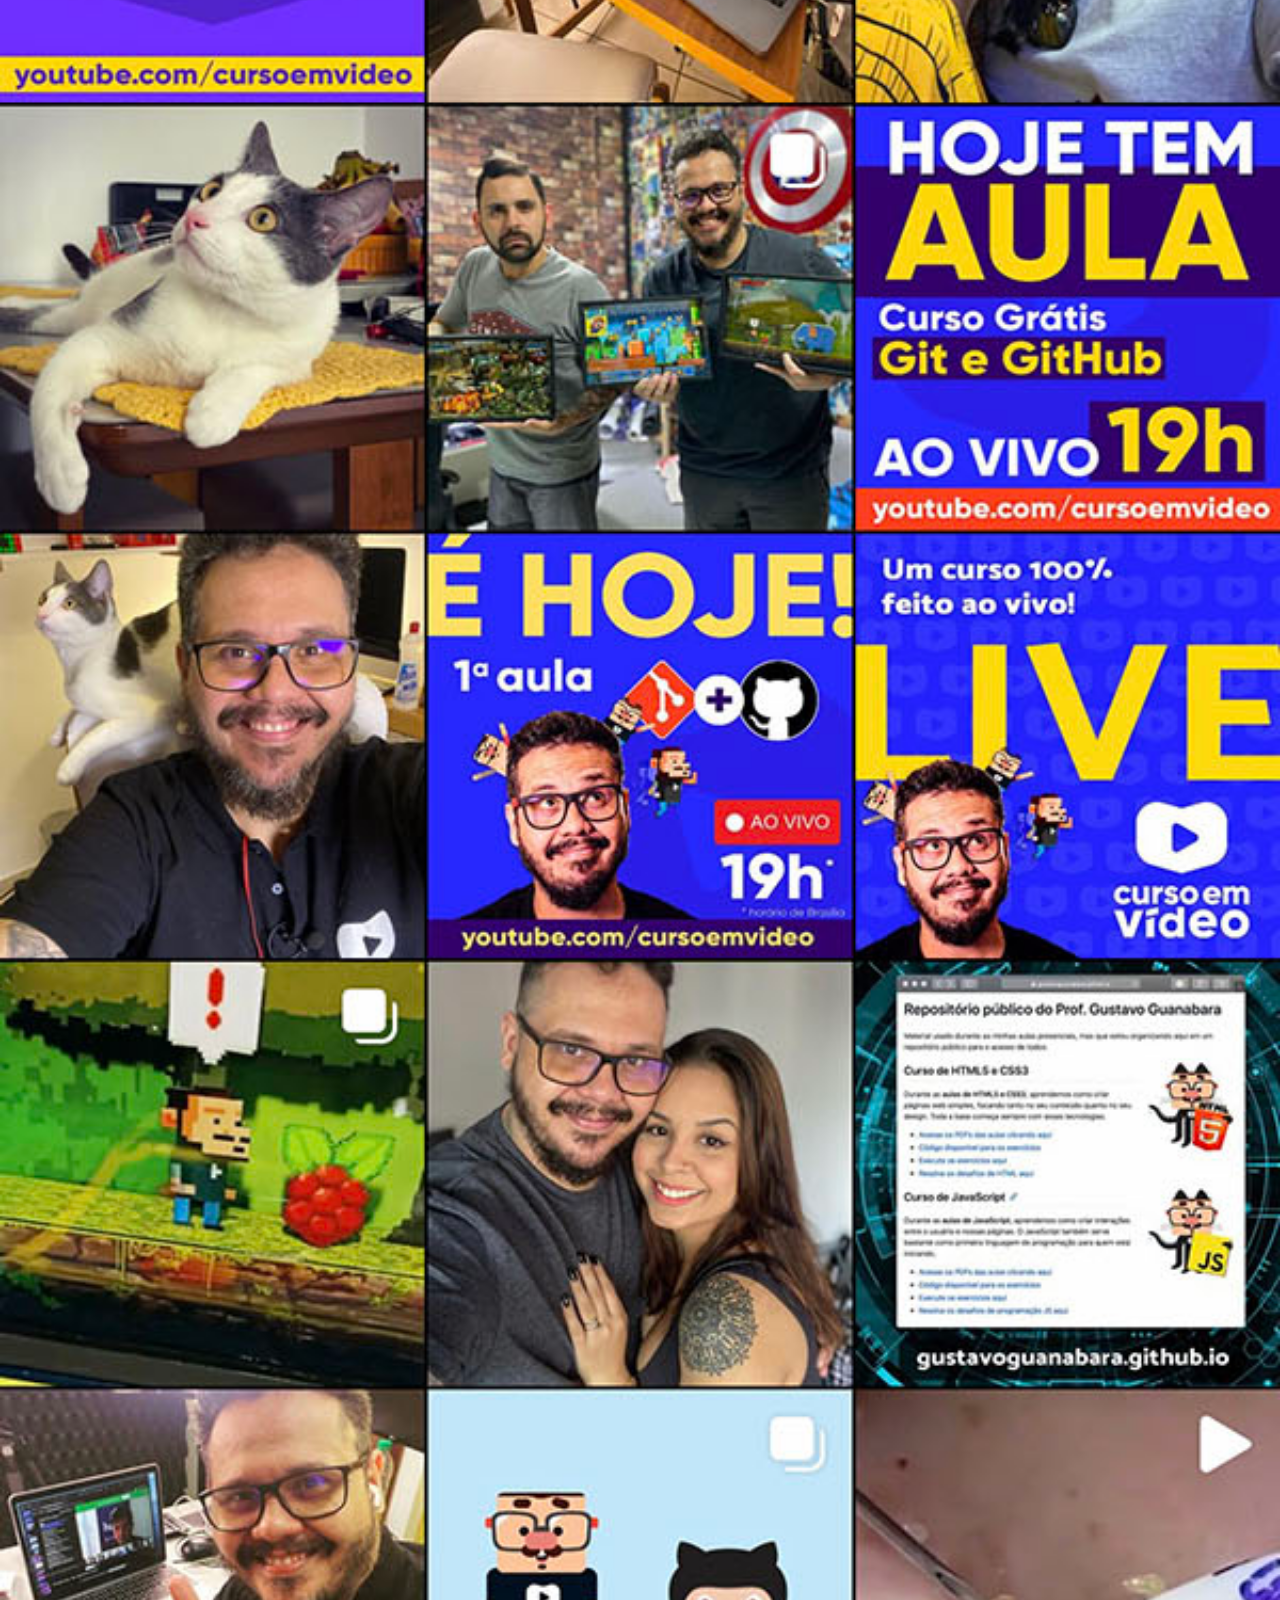
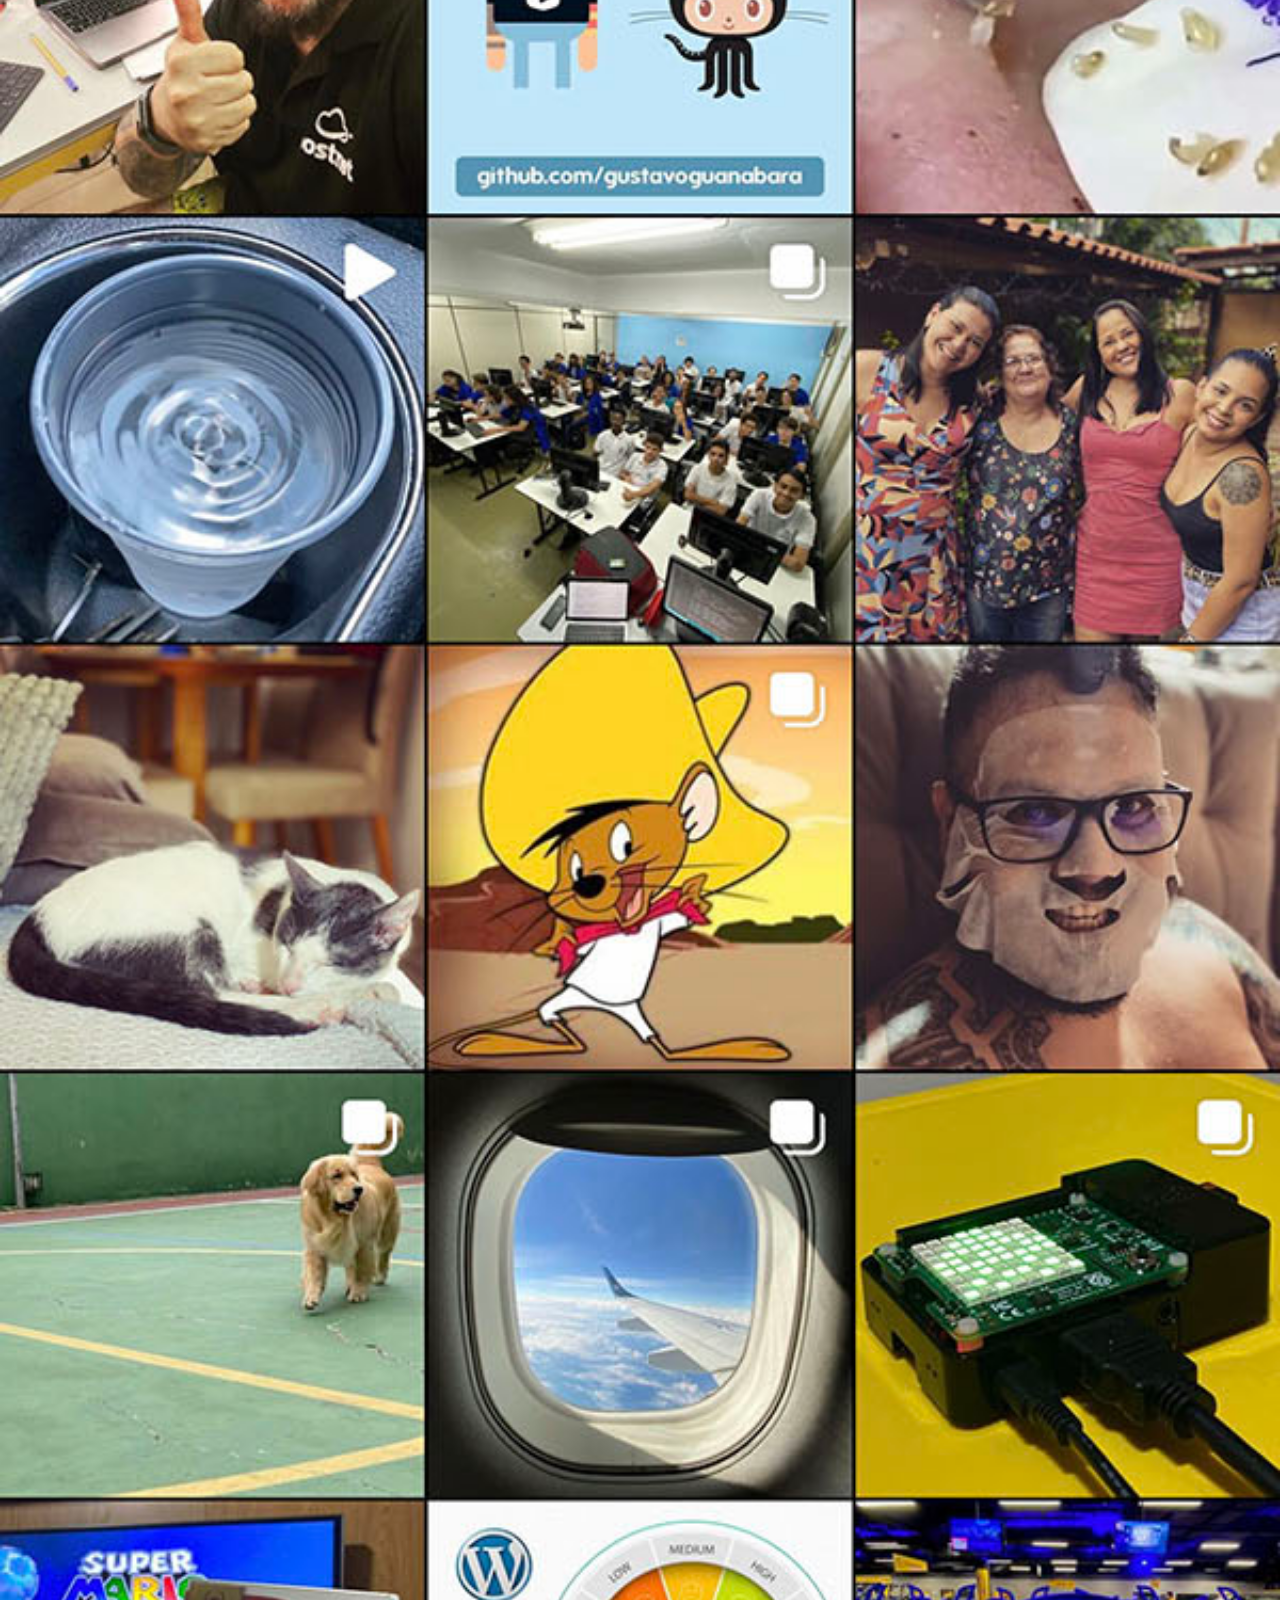
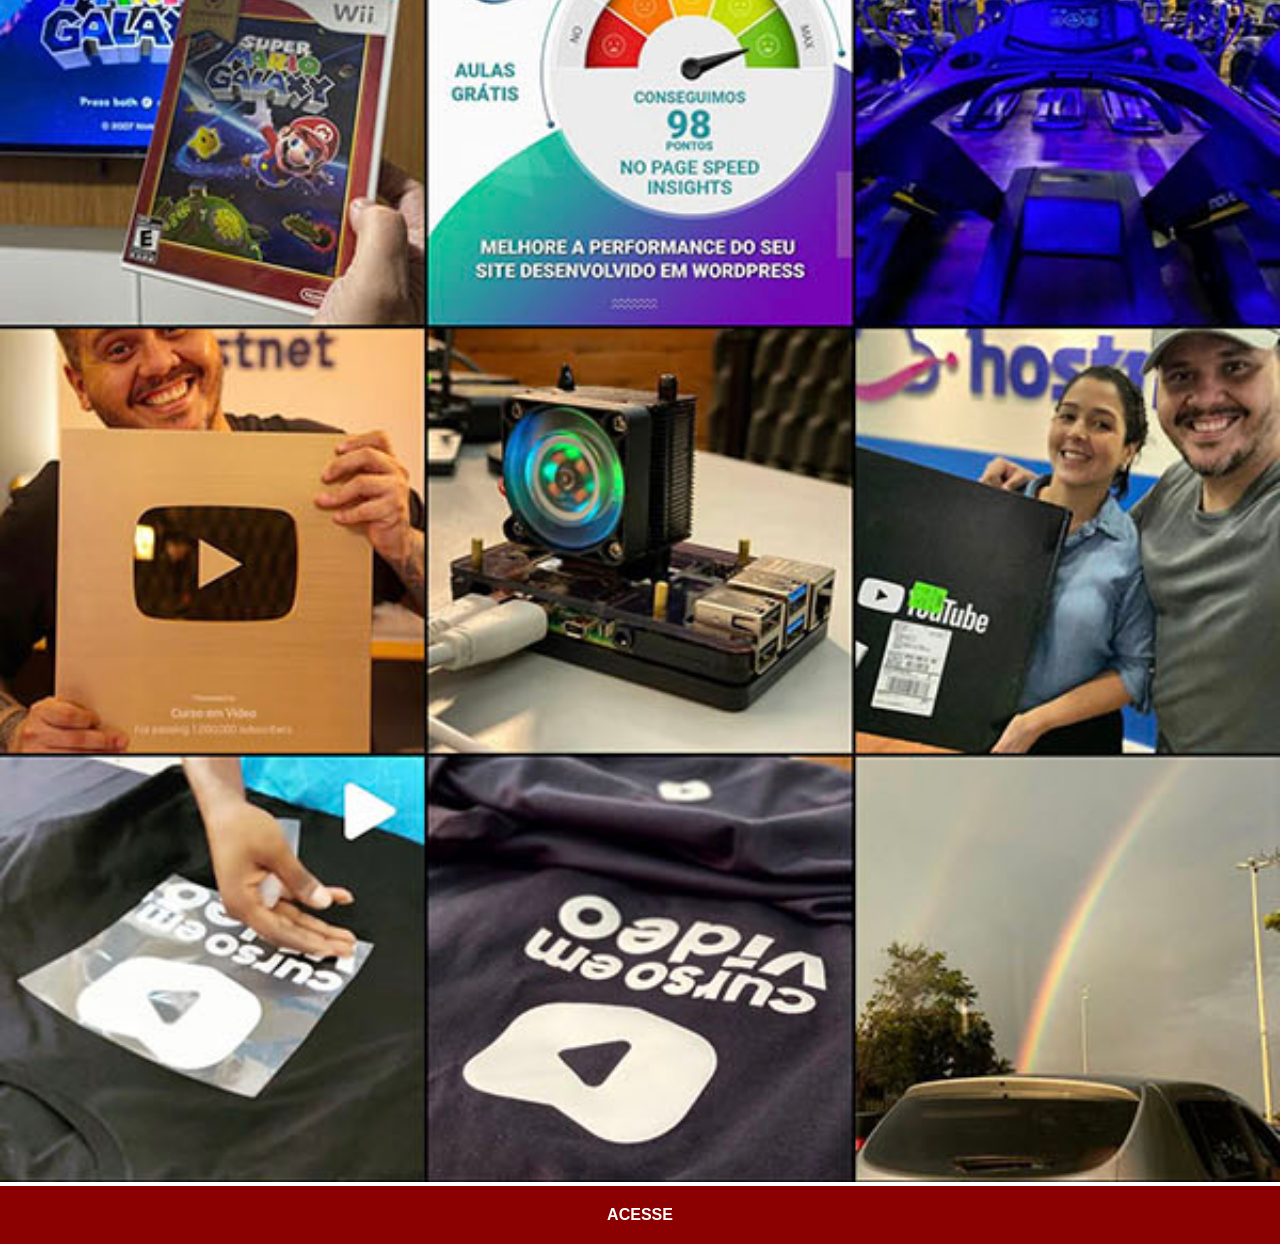
<file: instagram.html>
<!DOCTYPE html>
<html lang="pt-br">
<head>
    <meta charset="UTF-8">
    <meta name="viewport" content="width=device-width, initial-scale=1.0">
    <title>Instagram</title>
    <link rel="stylesheet" href="estilo/social.css">
</head>
<body>
    <img src="imagens/tela-instagram.jpg" alt="Instagram">
    <a href="https://www.instagram.com/higorpalamin/">ACESSE</a>
    
</body>
</html>
</file>
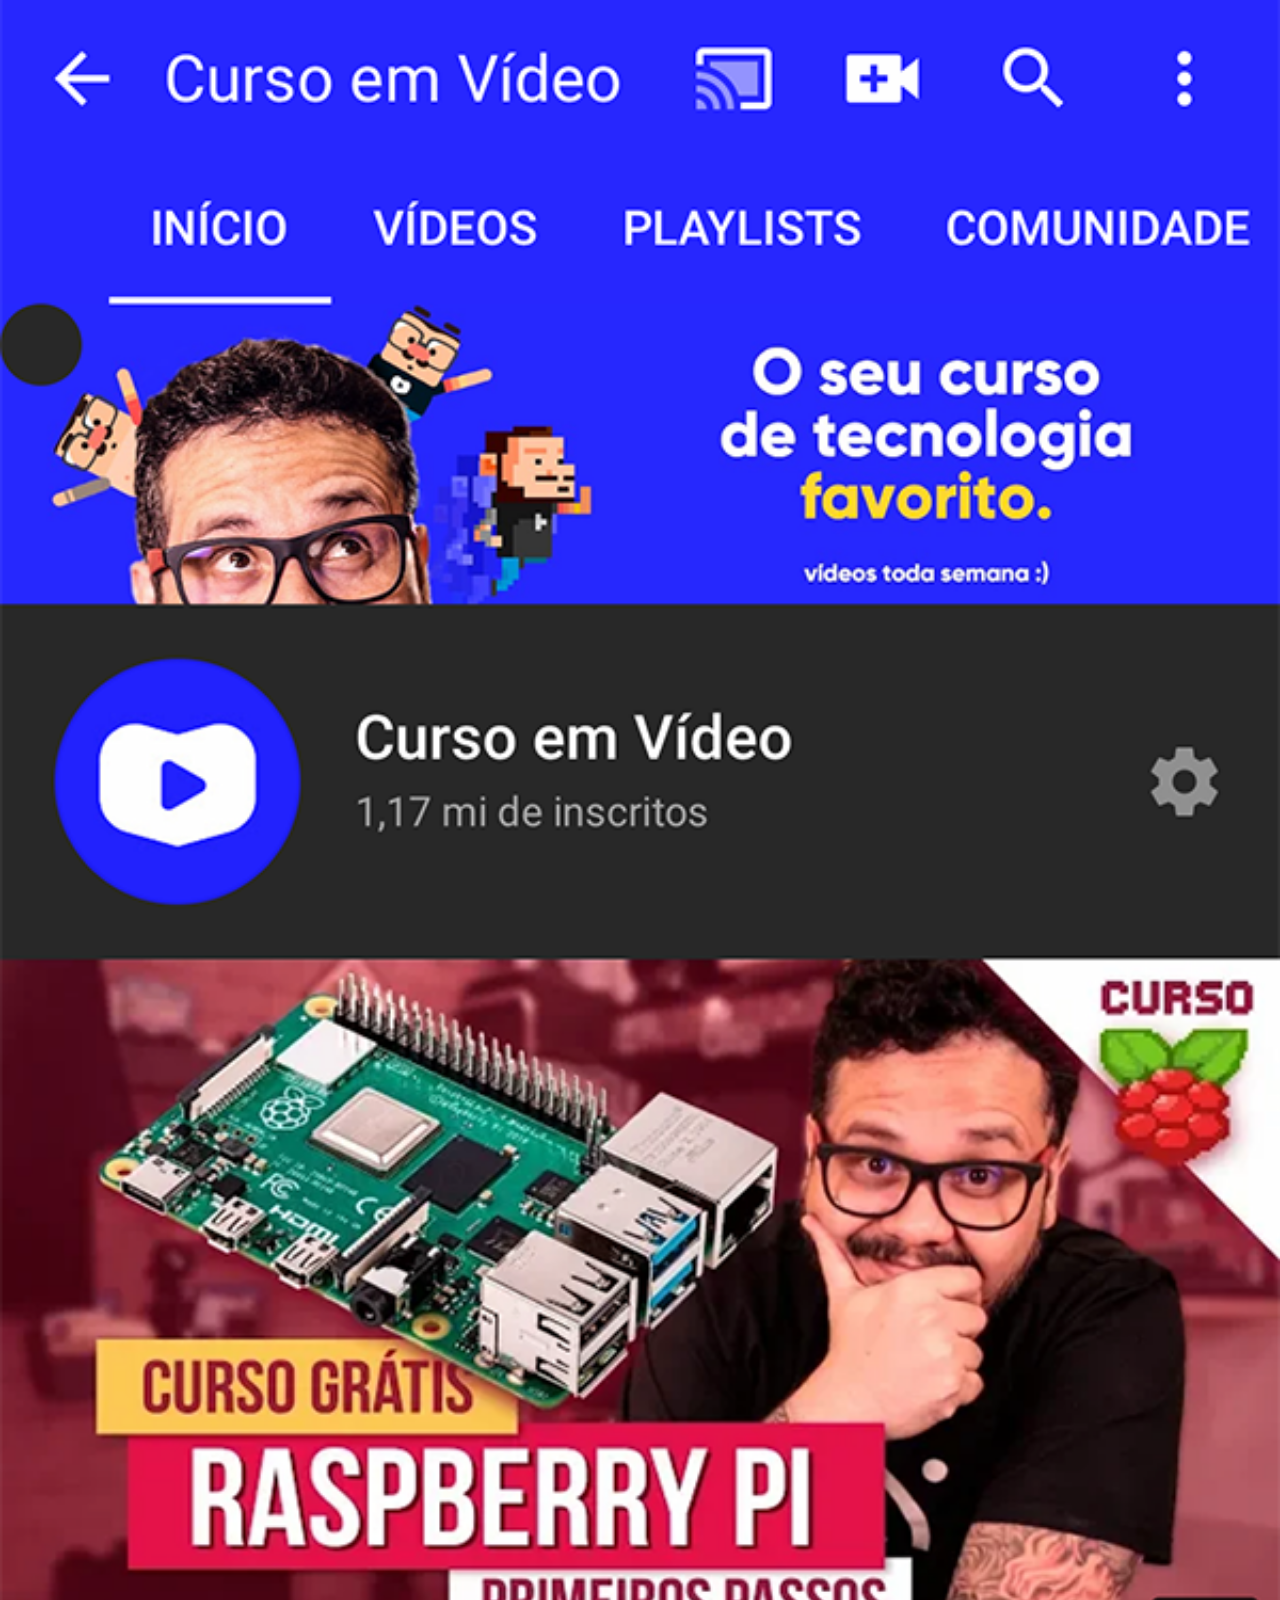
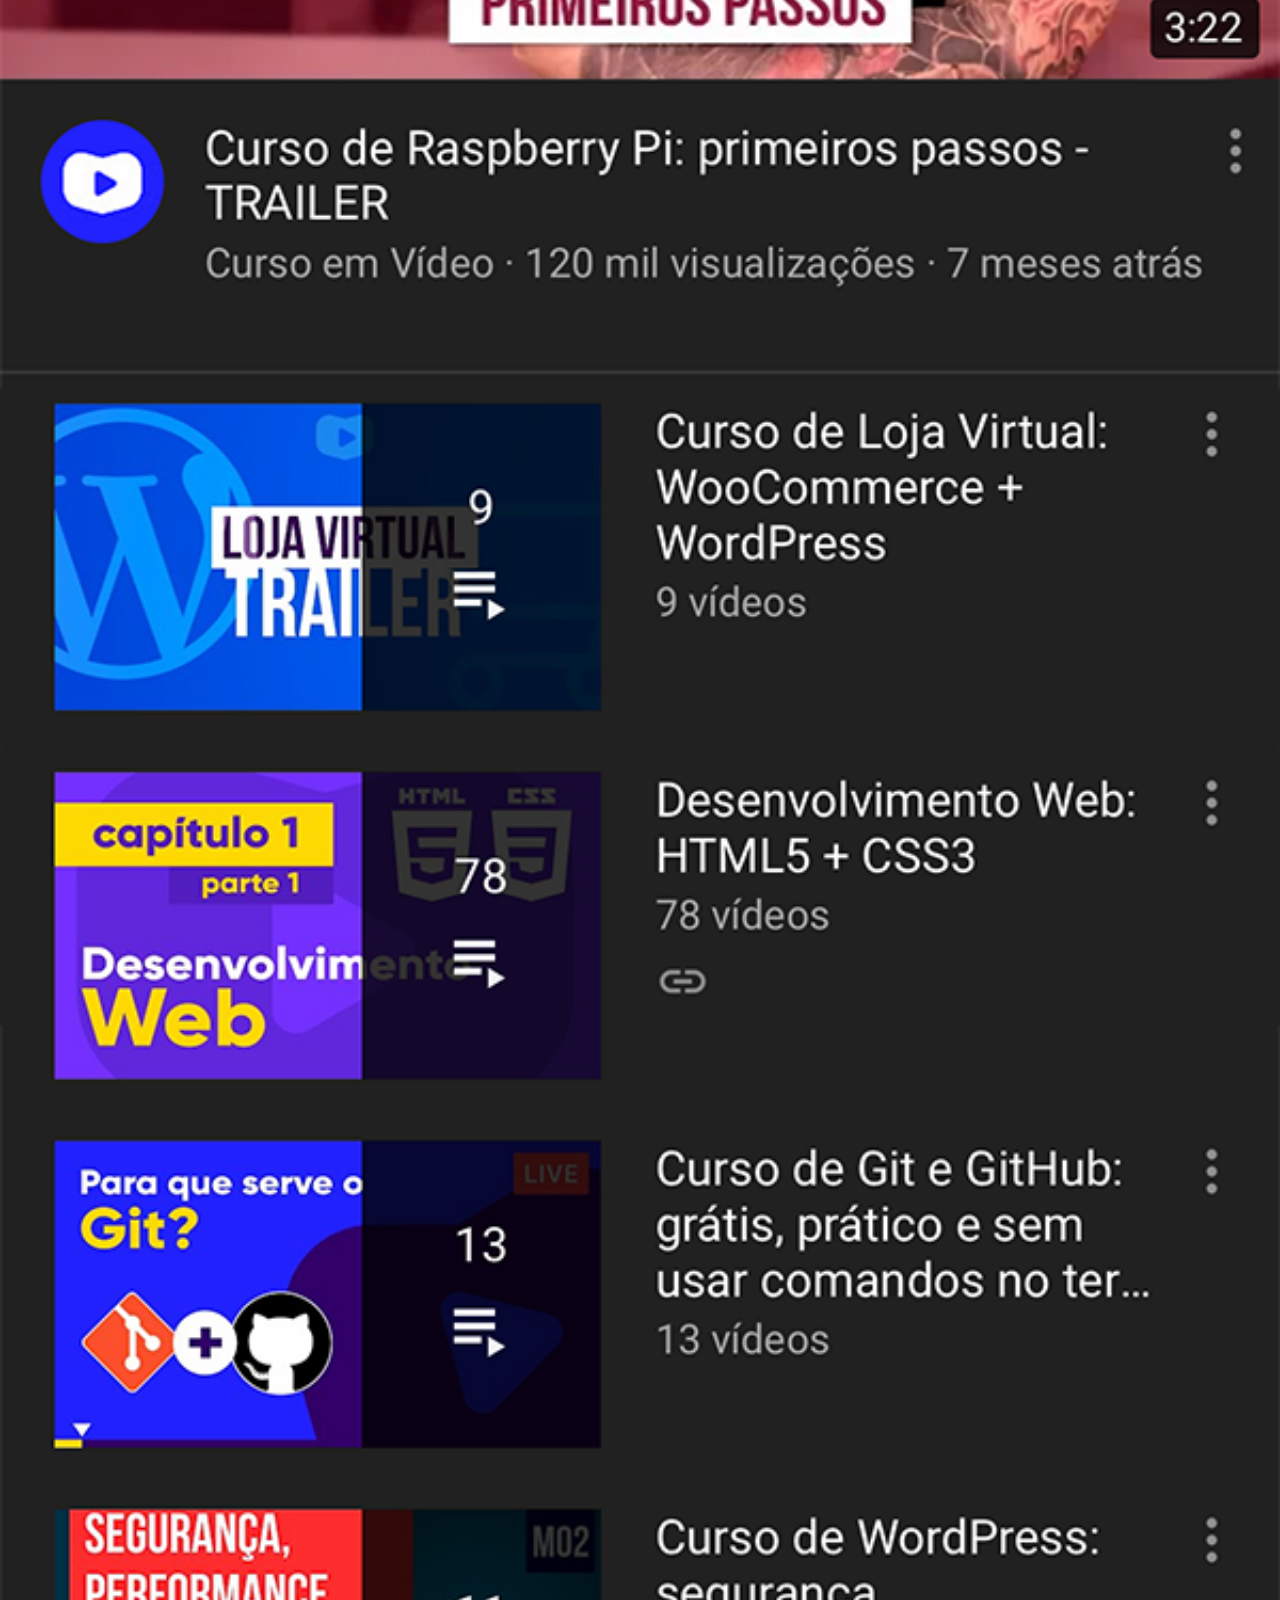
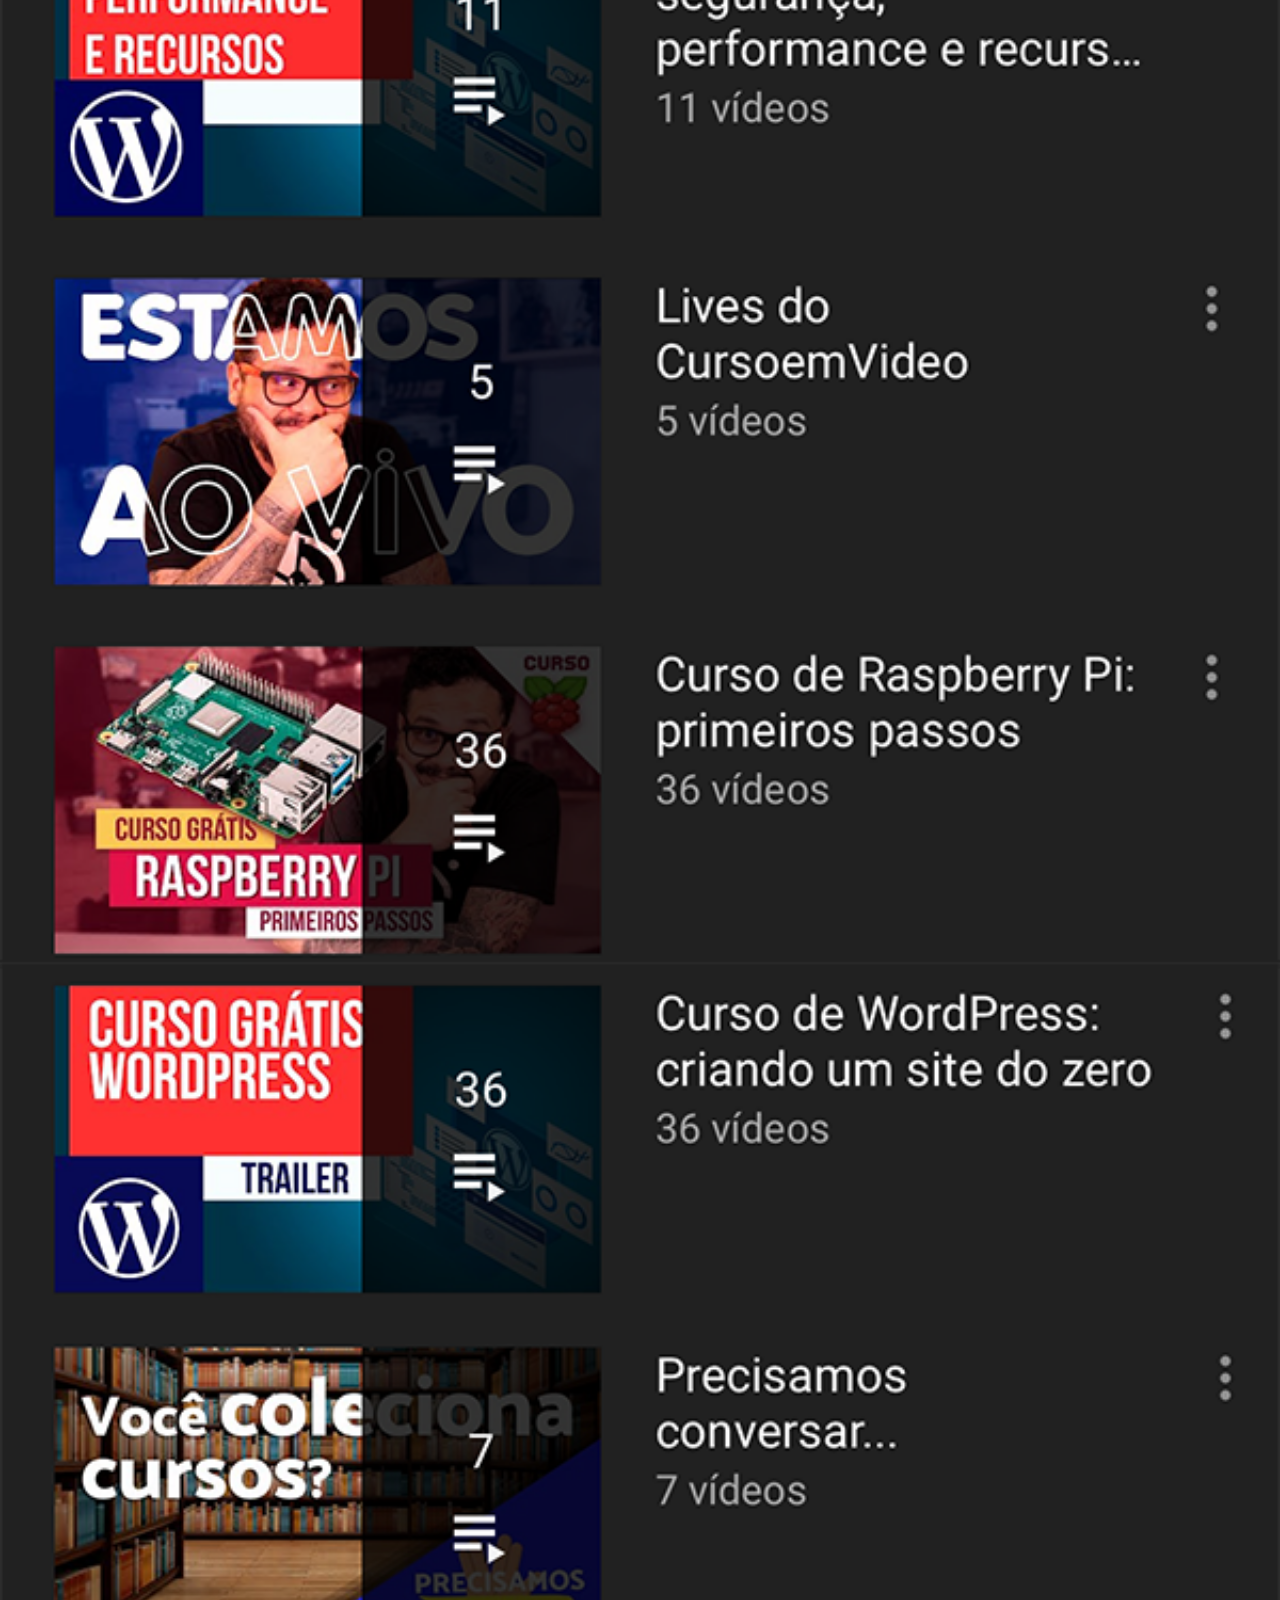
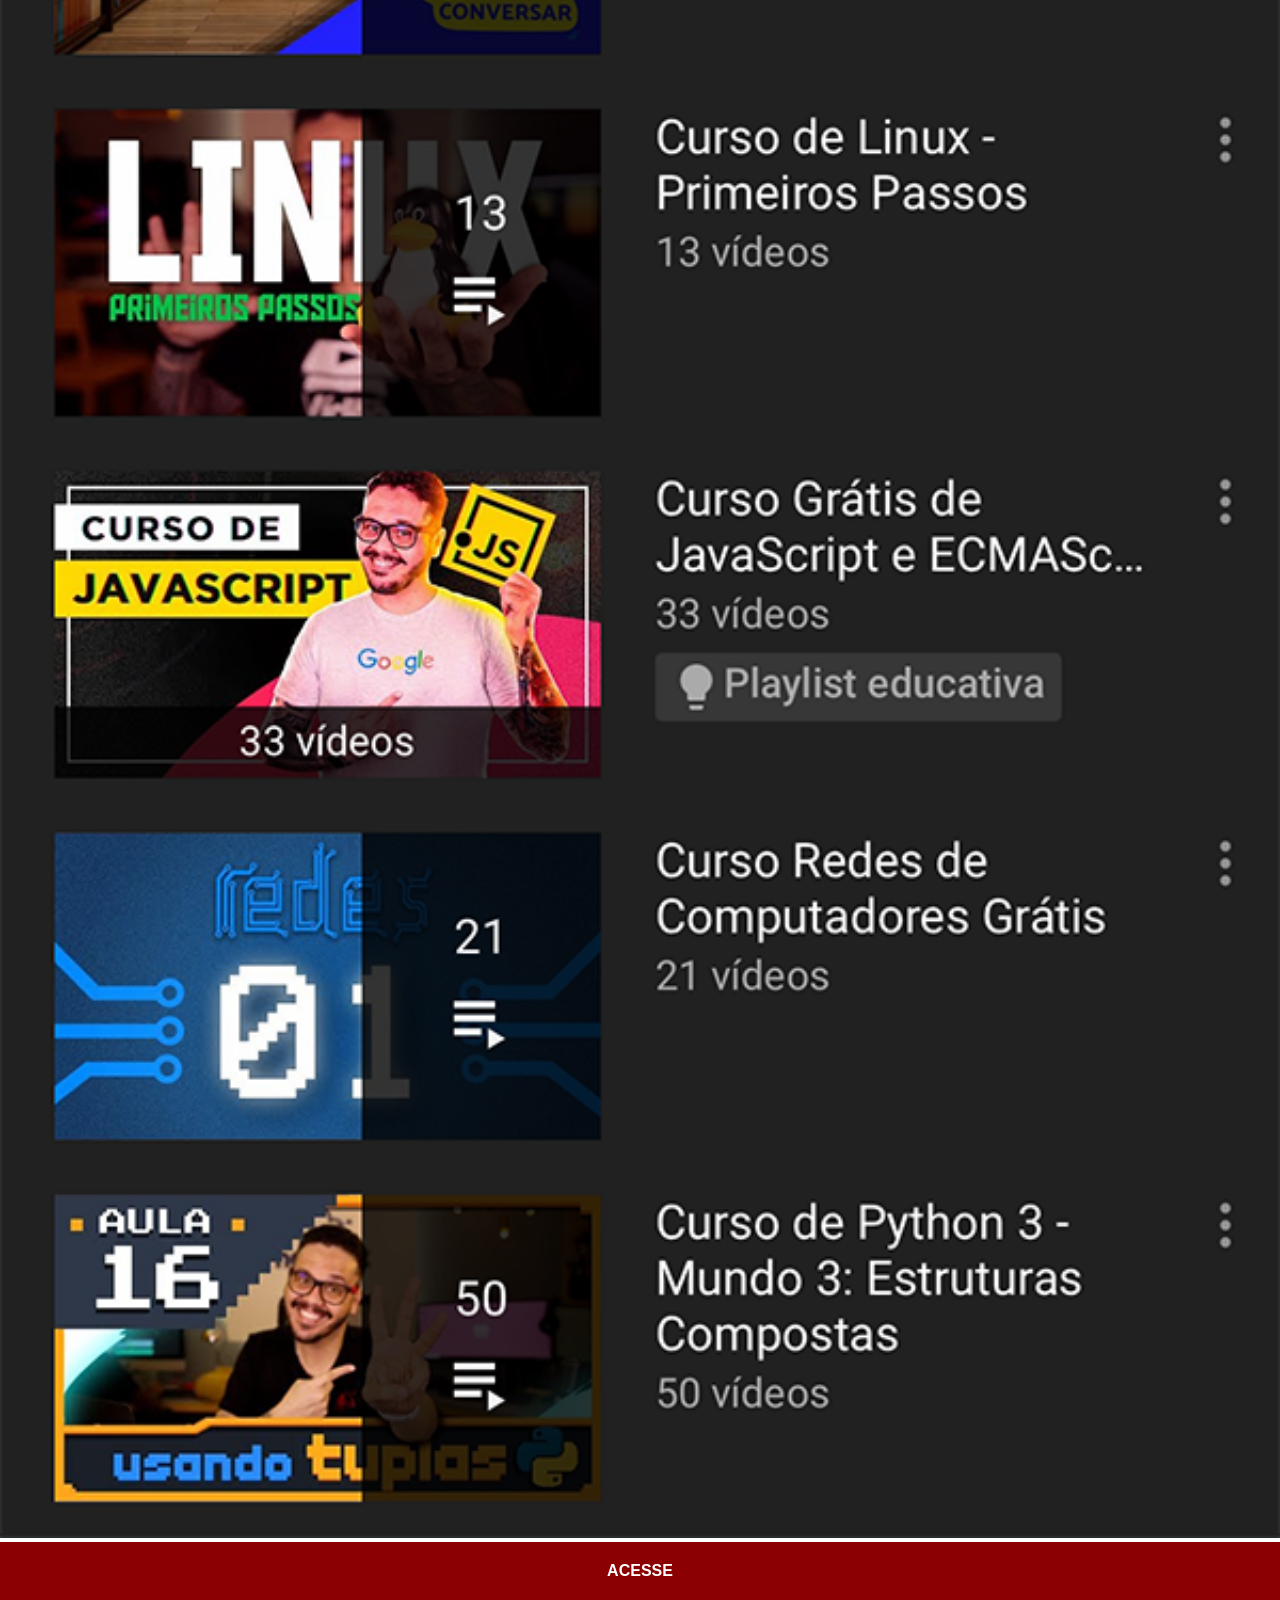
<file: youtube.html>
<!DOCTYPE html>
<html lang="pt-br">
<head>
    <meta charset="UTF-8">
    <meta name="viewport" content="width=device-width, initial-scale=1.0">
    <title>Youtube</title>
    <link rel="stylesheet" href="estilo/social.css">
</head>
<body>
    <img src="imagens/tela-youtube.png" alt="Youtube">
    <a href="https://www.youtube.com" target="_blank">ACESSE</a>
</body>
</html>
</file>
<file: estilo/estilo.css>
@charset "UTF-8";

*{
    margin: 0;
    padding: 0;
}

body{
    width: 100vw;
    height: 100vh;
    background-color: black;
    background: url('../imagens/fundo-madeira.jpg') no-repeat top center;
    background-size: cover;
}

main{
    position: relative;
    height: 100vh;

}

section#telefone{
    position: absolute;
    top: 50%;
    left: 50%;
    transform: translate(-50%, -50%);

    height: 550px;
    width: 280px;
    
    background: url('../imagens/frame-iphone-pq.png') no-repeat;
    
}

iframe#tela{
    background-color: black;
    position: relative;
    top: 23px;
    left: 23px;
    height: 505px;
    width: 234px;
    border-radius: 35px;
}

section#redes-sociais{
    text-align: right;
}

section#redes-sociais > a > img{
    width: 50px;
    height: 50px;
    margin: 10px;
    border-radius: 50%;
    border: 1px solid black;
    box-sizing: border-box;
    box-shadow: 1px 1px 10px rgb(0, 0, 0);
}

section#redes-sociais > a > img:hover{
    width: 55px;
    height: 55px;
    border: 2px solid white;
    transition: 0.15s;
}
</file>
<file: estilo/social.css>
@charset "UTF-8";

*{
    margin: 0;
    padding: 0;
    font-family: Arial, Helvetica, sans-serif;
}

::-webkit-scrollbar{
    width: 0;
    height: 0;
}

img{
    width: 100%;
}

a{
    display: block;
    background-color: darkred;
    color: white;
    padding: 20px;
    text-align: center;
    text-decoration: none;
    font-weight: bolder;
}
        
a:hover{
    background-color: red;

}
</file>
